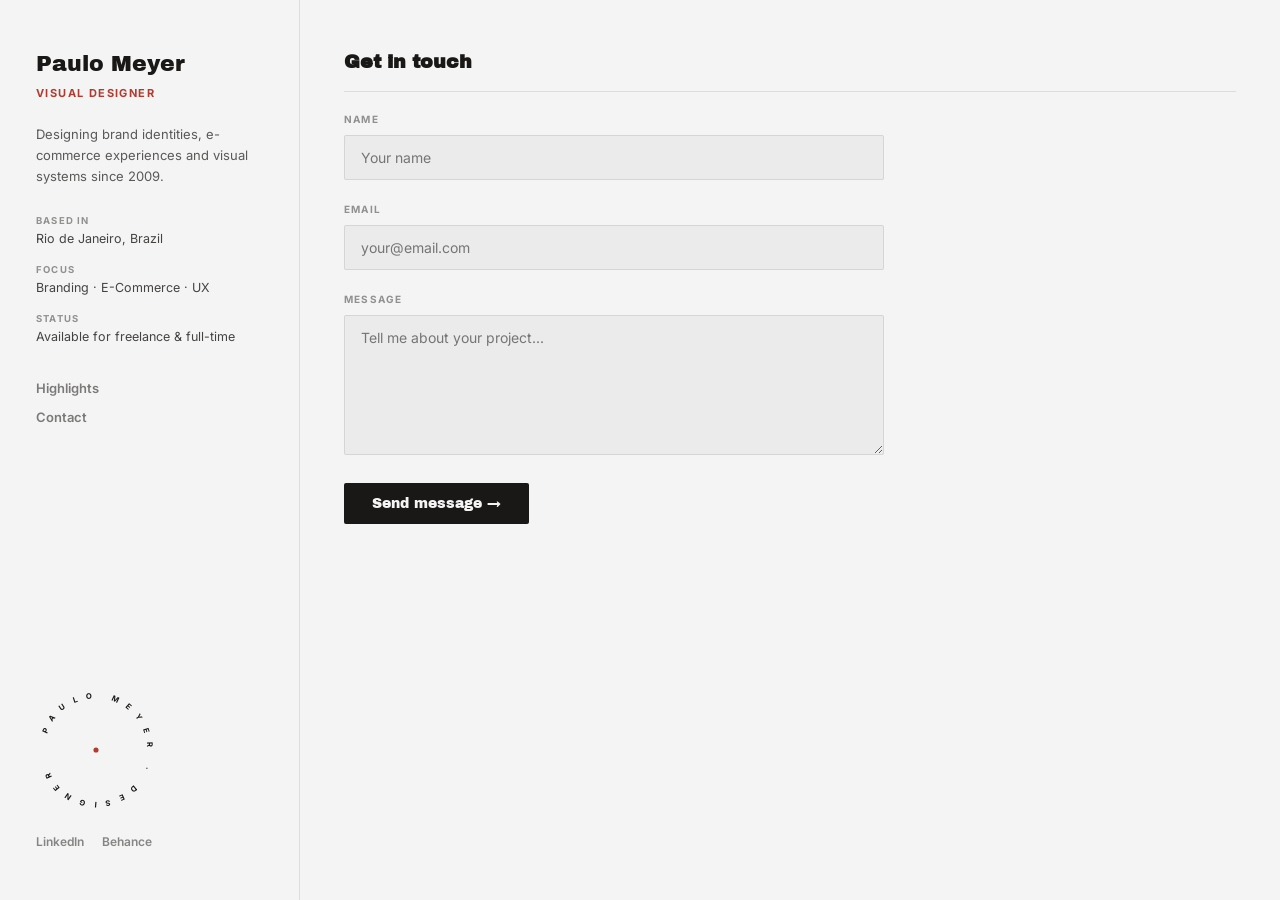
<file: contact.html>
<!DOCTYPE html>
<html lang="en">
<head>
<meta charset="UTF-8">
<meta name="viewport" content="width=device-width, initial-scale=1.0">
<title>Contact — Paulo Meyer</title>
<link rel="preconnect" href="https://fonts.googleapis.com">
<link rel="preconnect" href="https://fonts.gstatic.com" crossorigin>
<link href="https://fonts.googleapis.com/css2?family=Archivo+Black&family=Inter:wght@400;500;600;700&display=swap" rel="stylesheet">
<link rel="stylesheet" href="css/style.css">
</head>
<body>
<div class="shell">
  <aside class="sidebar">
    <div class="sb-top">
      <a href="index.html" class="site-name">Paulo Meyer</a>
      <div class="role">Visual Designer</div>
      <p class="bio">Designing brand identities, e-commerce experiences and visual systems since 2009.</p>
      <div class="sb-meta">
        <span class="k">Based in</span><span>Rio de Janeiro, Brazil</span>
        <span class="k">Focus</span><span>Branding · E-Commerce · UX</span>
        <span class="k">Status</span><span>Available for freelance &amp; full-time</span>
      </div>
      <nav class="sb-nav">
        <a href="index.html#highlights">Highlights</a>
        <!-- <a href="index.html#ux">UX Case Study</a> -->
        <a href="contact.html">Contact</a>
      </nav>
    </div>
    <div class="sb-bottom">
      <div class="stamp" aria-hidden="true">
        <svg viewBox="0 0 140 140" xmlns="http://www.w3.org/2000/svg">
          <path id="circlePath" d="M70,70 m-60,0 a60,60 0 1,1 120,0 a60,60 0 1,1 -120,0" fill="none"/>
          <text><textPath href="#circlePath" startOffset="5%">PAULO MEYER · DESIGNER ·</textPath></text>
          <circle class="dot" cx="70" cy="70" r="3"/>
        </svg>
      </div>
      <div class="socials">
        <a href="https://www.linkedin.com/in/paulo-meyer/" target="_blank" rel="noopener">LinkedIn</a>
        <a href="https://www.behance.net/pxhx" target="_blank" rel="noopener">Behance</a>
      </div>
    </div>
  </aside>
  <main>
    <section style="margin-bottom:0;">
      <div class="section-head"><h2>Get in touch</h2></div>
      <form name="contact" method="POST" data-netlify="true" netlify-honeypot="bot-field" class="contact-form">
        <input type="hidden" name="form-name" value="contact">
        <div style="display:none"><label>Skip: <input name="bot-field"></label></div>
        <div class="form-group">
          <label for="name">Name</label>
          <input type="text" id="name" name="name" required placeholder="Your name">
        </div>
        <div class="form-group">
          <label for="email">Email</label>
          <input type="email" id="email" name="email" required placeholder="your@email.com">
        </div>
        <div class="form-group">
          <label for="message">Message</label>
          <textarea id="message" name="message" rows="6" required placeholder="Tell me about your project..."></textarea>
        </div>
        <button type="submit" class="btn">Send message →</button>
      </form>
    </section>
  </main>
</div>
<script src="js/script.js"></script>
</body>
</html>
</file>
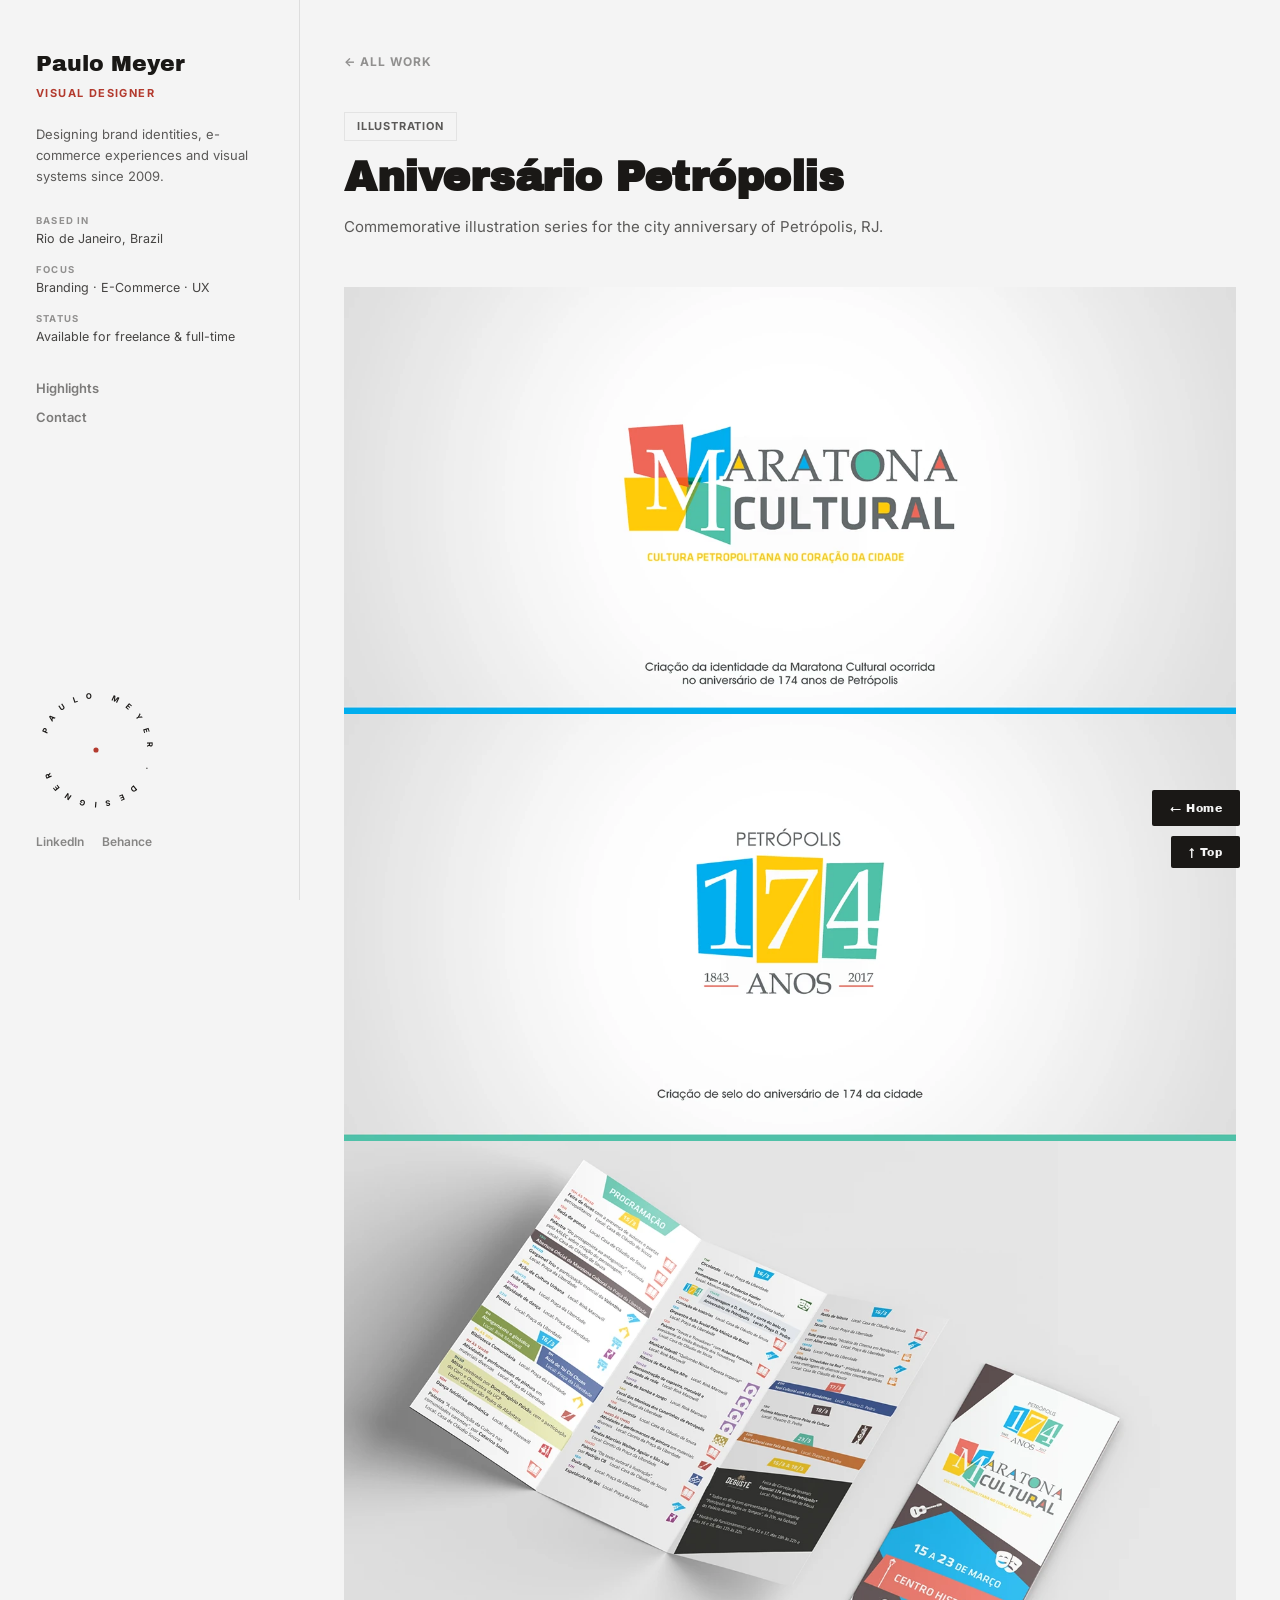
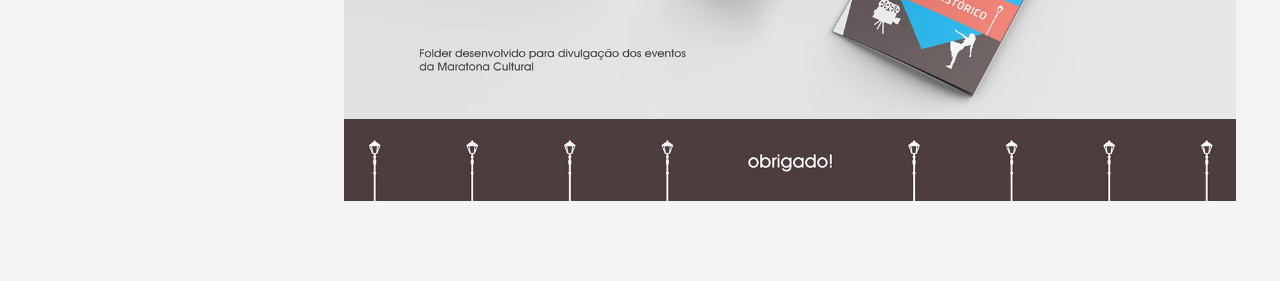
<file: projects/aniversario-petropolis.html>
<!DOCTYPE html>
<html lang="en">
<head>
<meta charset="UTF-8">
<meta name="viewport" content="width=device-width, initial-scale=1.0">
<title>Aniversário Petrópolis — Paulo Meyer</title>
<link rel="preconnect" href="https://fonts.googleapis.com">
<link rel="preconnect" href="https://fonts.gstatic.com" crossorigin>
<link href="https://fonts.googleapis.com/css2?family=Archivo+Black&family=Inter:wght@400;500;600;700&display=swap" rel="stylesheet">
<link rel="stylesheet" href="../css/style.css">
</head>
<body>
<div class="shell">
  <aside class="sidebar">
    <div class="sb-top">
      <a href="../index.html" class="site-name">Paulo Meyer</a>
      <div class="role">Visual Designer</div>
      <p class="bio">Designing brand identities, e-commerce experiences and visual systems since 2009.</p>
      <div class="sb-meta">
        <span class="k">Based in</span><span>Rio de Janeiro, Brazil</span>
        <span class="k">Focus</span><span>Branding · E-Commerce · UX</span>
        <span class="k">Status</span><span>Available for freelance &amp; full-time</span>
      </div>
      <nav class="sb-nav">
        <a href="../index.html#highlights">Highlights</a>
        <!-- <a href="../index.html#ux">UX Case Study</a> -->
        <a href="../contact.html">Contact</a>
      </nav>
    </div>
    <div class="sb-bottom">
      <div class="stamp" aria-hidden="true">
        <svg viewBox="0 0 140 140" xmlns="http://www.w3.org/2000/svg">
          <path id="circlePath" d="M70,70 m-60,0 a60,60 0 1,1 120,0 a60,60 0 1,1 -120,0" fill="none"/>
          <text><textPath href="#circlePath" startOffset="5%">PAULO MEYER · DESIGNER ·</textPath></text>
          <circle class="dot" cx="70" cy="70" r="3"/>
        </svg>
      </div>
      <div class="socials">
        <a href="https://www.linkedin.com/in/paulo-meyer/" target="_blank" rel="noopener">LinkedIn</a>
        <a href="https://www.behance.net/pxhx" target="_blank" rel="noopener">Behance</a>
      </div>
    </div>
  </aside>
  <main>
    <div class="project-back"><a href="../index.html">← All work</a></div>
    <section class="project-header">
      <div class="project-tags"><span>Illustration</span></div>
      <h1>Aniversário Petrópolis</h1>
      <p class="desc">Commemorative illustration series for the city anniversary of Petrópolis, RJ.</p>
    </section>
    <section style="margin-bottom:0;">
      <div class="project-gallery">
        <img src="../images/aniversario-petropolis/aniversario-petropolis-1.webp" alt="Aniversário Petrópolis" loading="lazy">
        <img src="../images/aniversario-petropolis/aniversario-petropolis-2.webp" alt="Aniversário Petrópolis" loading="lazy">
        <img src="../images/aniversario-petropolis/aniversario-petropolis-3.webp" alt="Aniversário Petrópolis" loading="lazy">
        <img src="../images/aniversario-petropolis/aniversario-petropolis-4.webp" alt="Aniversário Petrópolis" loading="lazy">
      </div>
    </section>
  </main>
</div>

<div class="btn-fixed-wrap">
  <a class="btn-fixed" href="../index.html">← Home</a>
  <button class="btn-fixed" onclick="window.scrollTo({top:0,behavior:'smooth'})">↑ Top</button>
</div>

<script src="../js/script.js"></script>
</body>
</html>
</file>
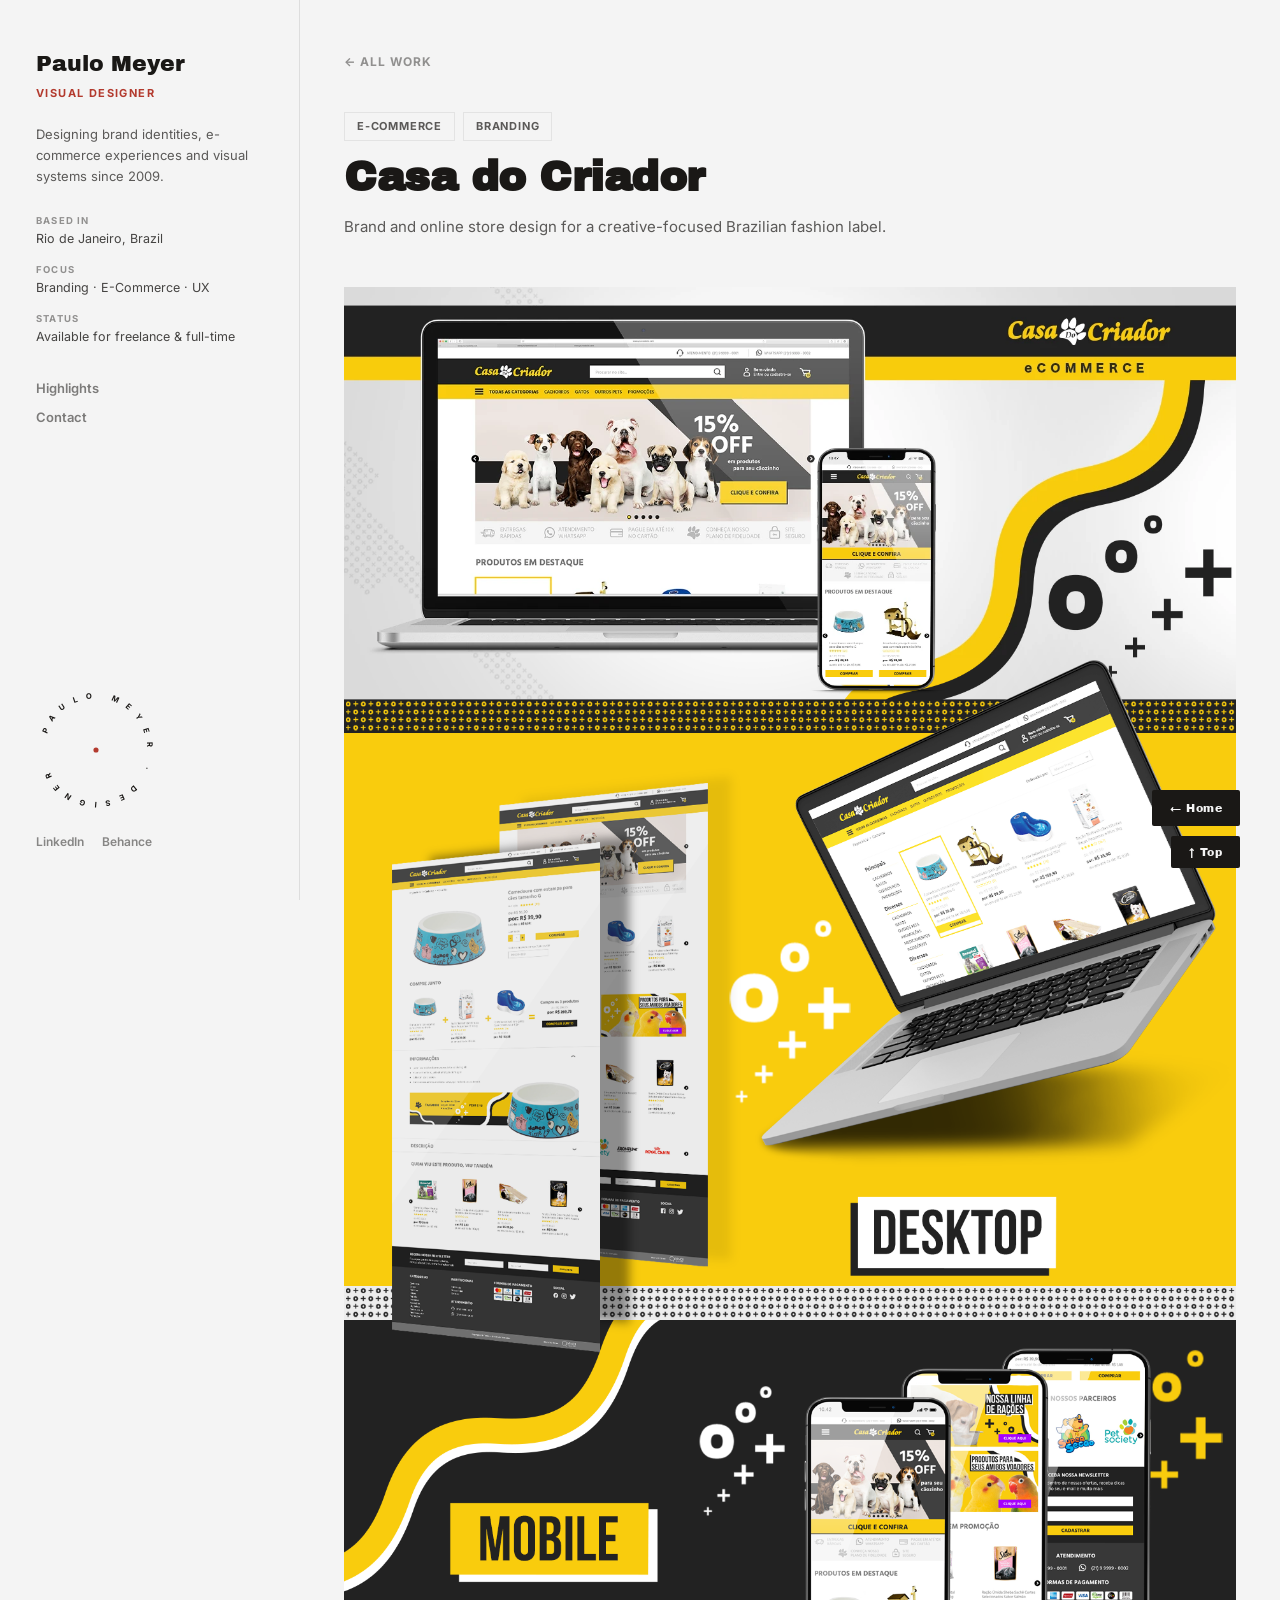
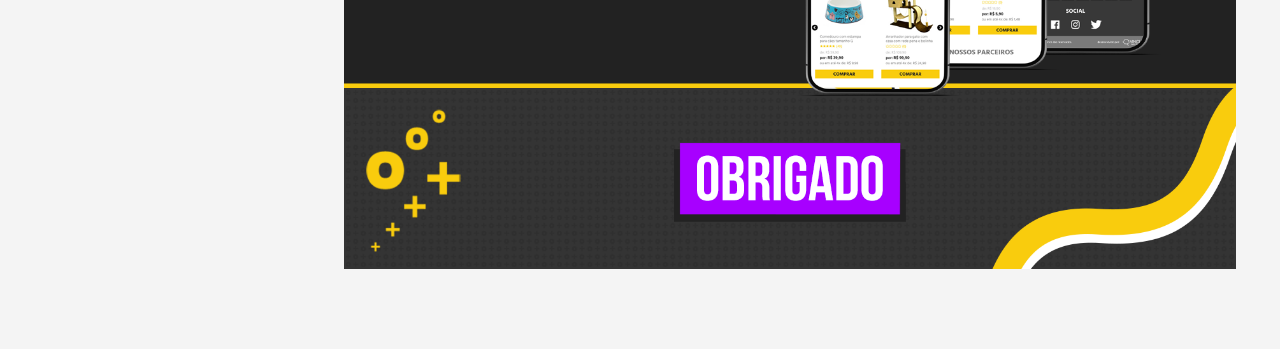
<file: projects/casa-do-criador.html>
<!DOCTYPE html>
<html lang="en">
<head>
<meta charset="UTF-8">
<meta name="viewport" content="width=device-width, initial-scale=1.0">
<title>Casa do Criador — Paulo Meyer</title>
<link rel="preconnect" href="https://fonts.googleapis.com">
<link rel="preconnect" href="https://fonts.gstatic.com" crossorigin>
<link href="https://fonts.googleapis.com/css2?family=Archivo+Black&family=Inter:wght@400;500;600;700&display=swap" rel="stylesheet">
<link rel="stylesheet" href="../css/style.css">
</head>
<body>
<div class="shell">
  <aside class="sidebar">
    <div class="sb-top">
      <a href="../index.html" class="site-name">Paulo Meyer</a>
      <div class="role">Visual Designer</div>
      <p class="bio">Designing brand identities, e-commerce experiences and visual systems since 2009.</p>
      <div class="sb-meta">
        <span class="k">Based in</span><span>Rio de Janeiro, Brazil</span>
        <span class="k">Focus</span><span>Branding · E-Commerce · UX</span>
        <span class="k">Status</span><span>Available for freelance &amp; full-time</span>
      </div>
      <nav class="sb-nav">
        <a href="../index.html#highlights">Highlights</a>
        <!-- <a href="../index.html#ux">UX Case Study</a> -->
        <a href="../contact.html">Contact</a>
      </nav>
    </div>
    <div class="sb-bottom">
      <div class="stamp" aria-hidden="true">
        <svg viewBox="0 0 140 140" xmlns="http://www.w3.org/2000/svg">
          <path id="circlePath" d="M70,70 m-60,0 a60,60 0 1,1 120,0 a60,60 0 1,1 -120,0" fill="none"/>
          <text><textPath href="#circlePath" startOffset="5%">PAULO MEYER · DESIGNER ·</textPath></text>
          <circle class="dot" cx="70" cy="70" r="3"/>
        </svg>
      </div>
      <div class="socials">
        <a href="https://www.linkedin.com/in/paulo-meyer/" target="_blank" rel="noopener">LinkedIn</a>
        <a href="https://www.behance.net/pxhx" target="_blank" rel="noopener">Behance</a>
      </div>
    </div>
  </aside>
  <main>
    <div class="project-back"><a href="../index.html">← All work</a></div>
    <section class="project-header">
      <div class="project-tags"><span>E-Commerce</span> <span>Branding</span></div>
      <h1>Casa do Criador</h1>
      <p class="desc">Brand and online store design for a creative-focused Brazilian fashion label.</p>
    </section>
    <section style="margin-bottom:0;">
      <div class="project-gallery">
        <img src="../images/casa-do-criador/cdc-1.webp" alt="Casa do Criador" loading="lazy">
        <img src="../images/casa-do-criador/cdc-2.png" alt="Casa do Criador" loading="lazy">
        <img src="../images/casa-do-criador/cdc-3.png" alt="Casa do Criador" loading="lazy">
        <img src="../images/casa-do-criador/cdc-4.png" alt="Casa do Criador" loading="lazy">
      </div>
    </section>
  </main>
</div>

<div class="btn-fixed-wrap">
  <a class="btn-fixed" href="../index.html">← Home</a>
  <button class="btn-fixed" onclick="window.scrollTo({top:0,behavior:'smooth'})">↑ Top</button>
</div>

<script src="../js/script.js"></script>
</body>
</html>
</file>
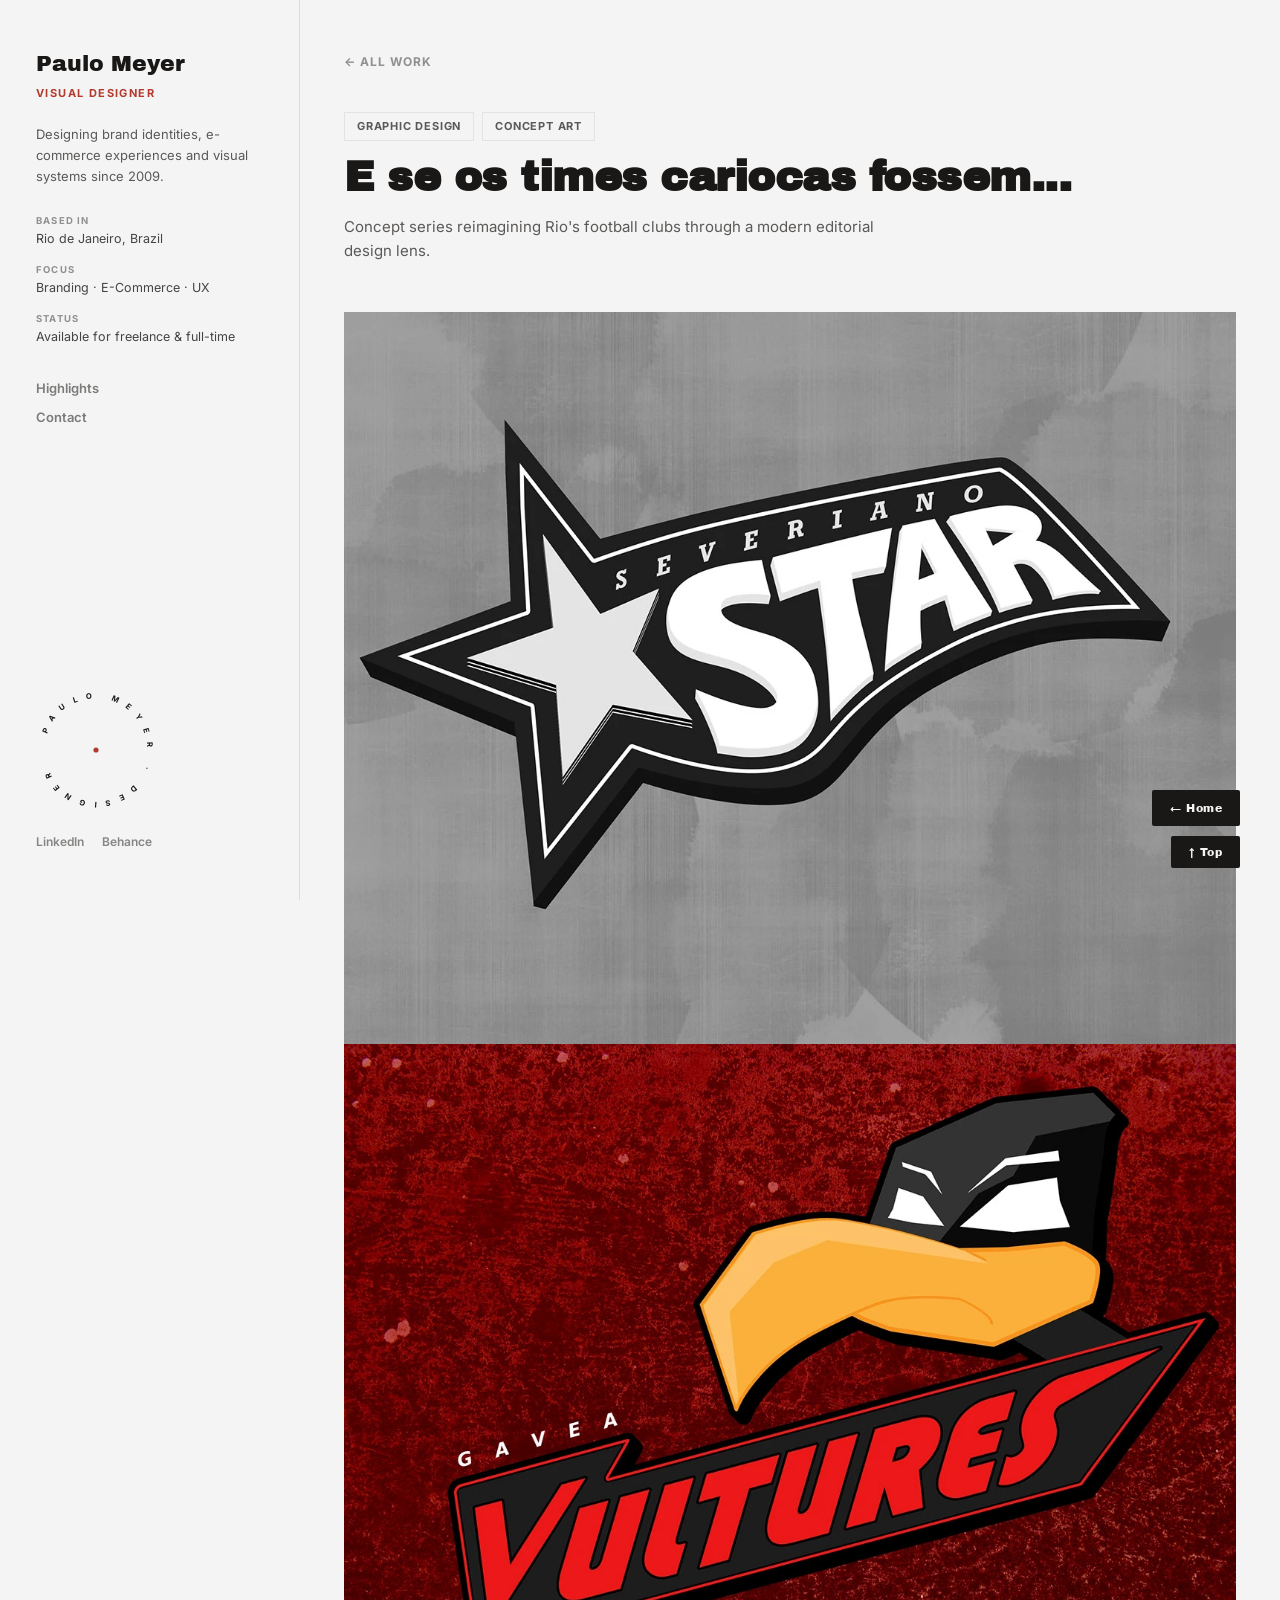
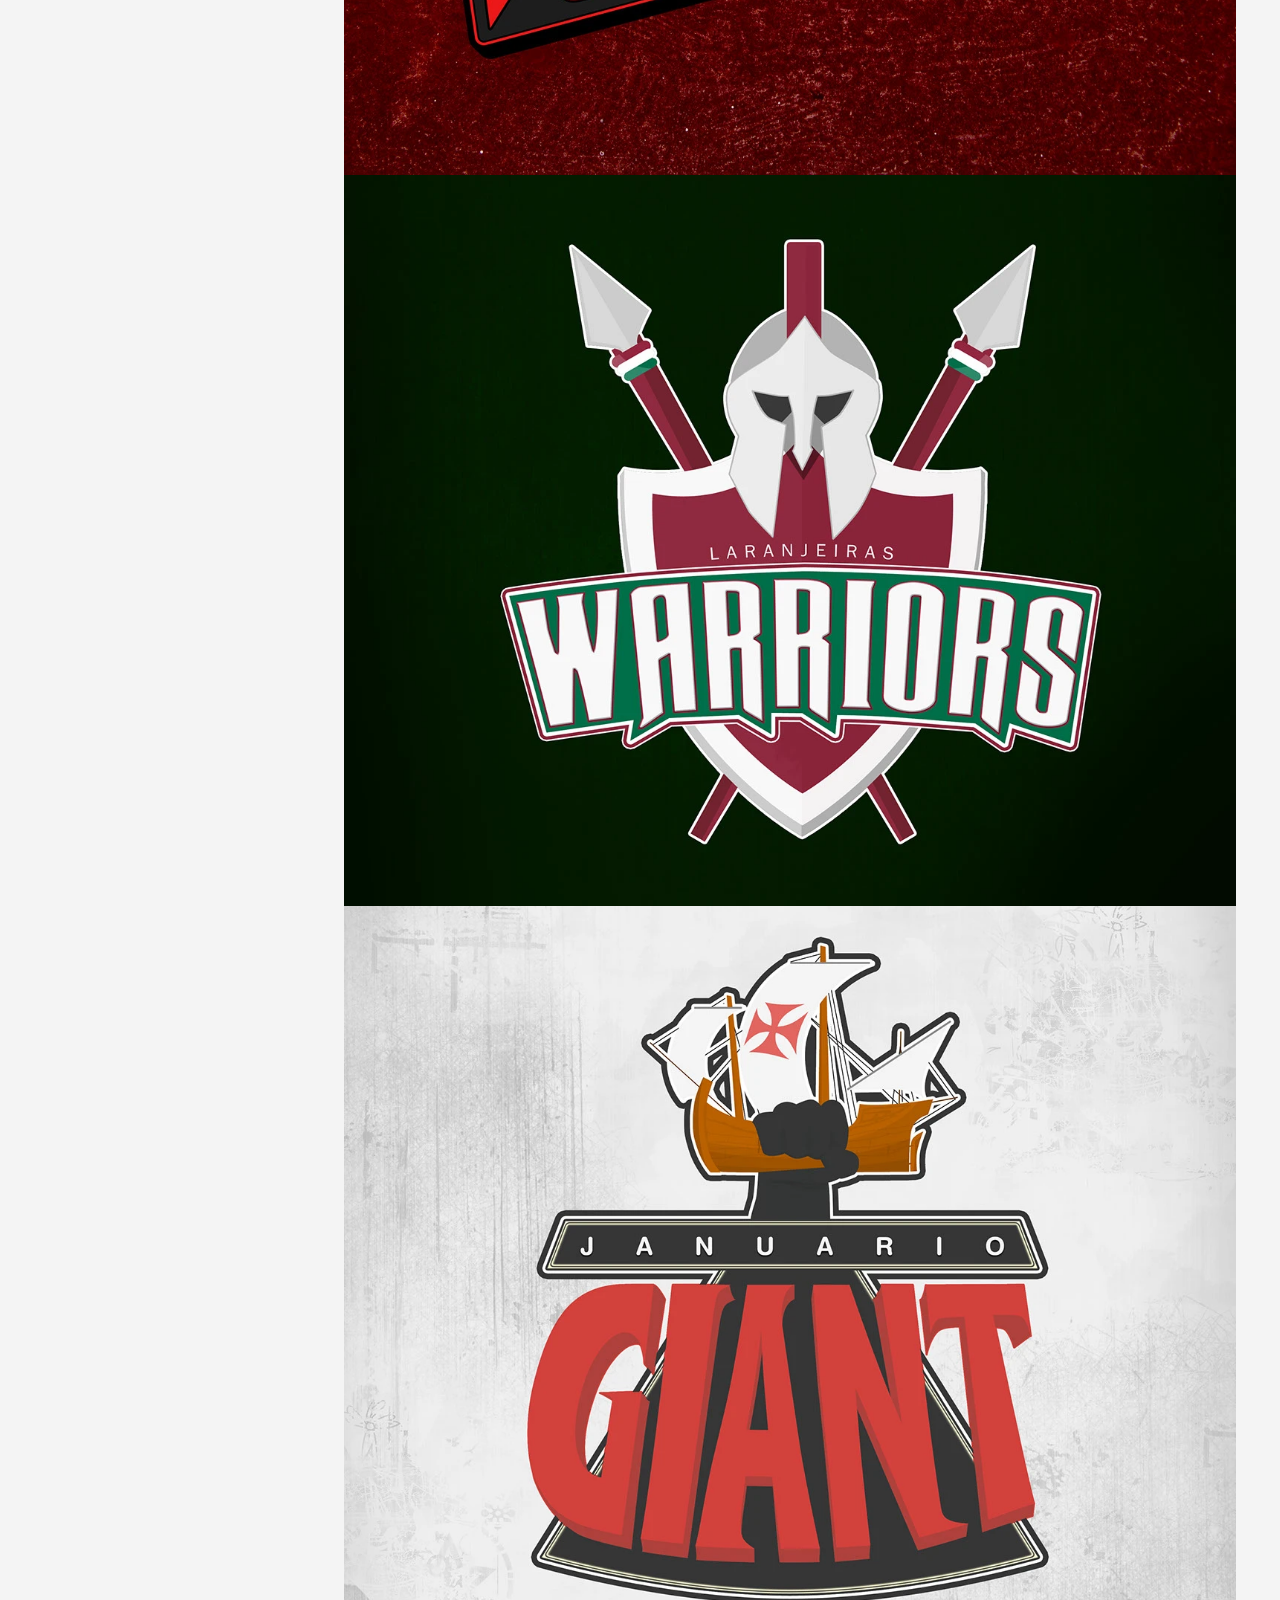
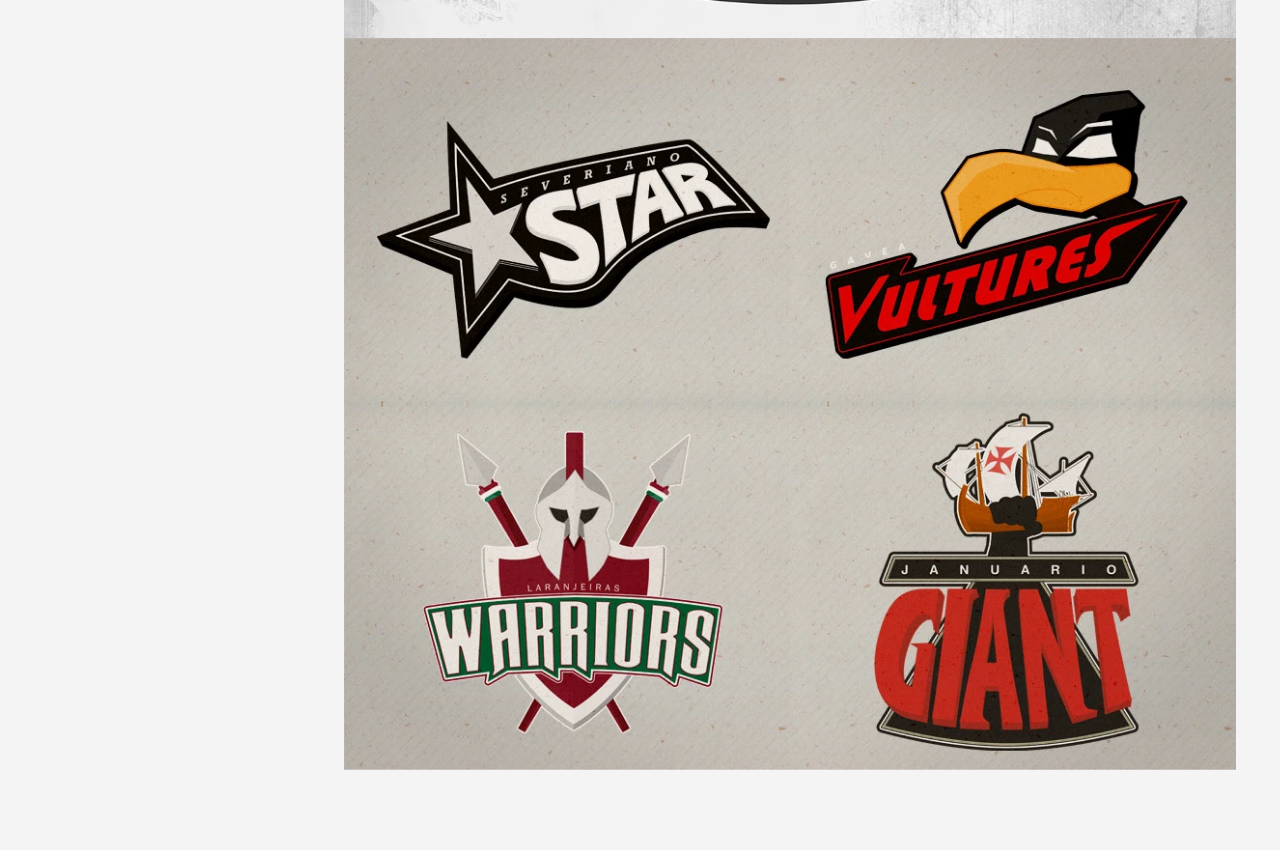
<file: projects/e-se-times-cariocas.html>
<!DOCTYPE html>
<html lang="en">
<head>
<meta charset="UTF-8">
<meta name="viewport" content="width=device-width, initial-scale=1.0">
<title>E se os times cariocas fossem... — Paulo Meyer</title>
<link rel="preconnect" href="https://fonts.googleapis.com">
<link rel="preconnect" href="https://fonts.gstatic.com" crossorigin>
<link href="https://fonts.googleapis.com/css2?family=Archivo+Black&family=Inter:wght@400;500;600;700&display=swap" rel="stylesheet">
<link rel="stylesheet" href="../css/style.css">
</head>
<body>
<div class="shell">
  <aside class="sidebar">
    <div class="sb-top">
      <a href="../index.html" class="site-name">Paulo Meyer</a>
      <div class="role">Visual Designer</div>
      <p class="bio">Designing brand identities, e-commerce experiences and visual systems since 2009.</p>
      <div class="sb-meta">
        <span class="k">Based in</span><span>Rio de Janeiro, Brazil</span>
        <span class="k">Focus</span><span>Branding · E-Commerce · UX</span>
        <span class="k">Status</span><span>Available for freelance &amp; full-time</span>
      </div>
      <nav class="sb-nav">
        <a href="../index.html#highlights">Highlights</a>
        <!-- <a href="../index.html#ux">UX Case Study</a> -->
        <a href="../contact.html">Contact</a>
      </nav>
    </div>
    <div class="sb-bottom">
      <div class="stamp" aria-hidden="true">
        <svg viewBox="0 0 140 140" xmlns="http://www.w3.org/2000/svg">
          <path id="circlePath" d="M70,70 m-60,0 a60,60 0 1,1 120,0 a60,60 0 1,1 -120,0" fill="none"/>
          <text><textPath href="#circlePath" startOffset="5%">PAULO MEYER · DESIGNER ·</textPath></text>
          <circle class="dot" cx="70" cy="70" r="3"/>
        </svg>
      </div>
      <div class="socials">
        <a href="https://www.linkedin.com/in/paulo-meyer/" target="_blank" rel="noopener">LinkedIn</a>
        <a href="https://www.behance.net/pxhx" target="_blank" rel="noopener">Behance</a>
      </div>
    </div>
  </aside>
  <main>
    <div class="project-back"><a href="../index.html">← All work</a></div>
    <section class="project-header">
      <div class="project-tags"><span>Graphic Design</span> <span>Concept Art</span></div>
      <h1>E se os times cariocas fossem...</h1>
      <p class="desc">Concept series reimagining Rio's football clubs through a modern editorial design lens.</p>
    </section>
    <section style="margin-bottom:0;">
      <div class="project-gallery">
        <img src="../images/e-se-times-cariocas/times-cariocas-1.webp" alt="E se os times cariocas fossem..." loading="lazy">
        <img src="../images/e-se-times-cariocas/times-cariocas-2.webp" alt="E se os times cariocas fossem..." loading="lazy">
        <img src="../images/e-se-times-cariocas/times-cariocas-3.webp" alt="E se os times cariocas fossem..." loading="lazy">
        <img src="../images/e-se-times-cariocas/times-cariocas-4.webp" alt="E se os times cariocas fossem..." loading="lazy">
        <img src="../images/e-se-times-cariocas/times-cariocas-5.webp" alt="E se os times cariocas fossem..." loading="lazy">
      </div>
    </section>
  </main>
</div>

<div class="btn-fixed-wrap">
  <a class="btn-fixed" href="../index.html">← Home</a>
  <button class="btn-fixed" onclick="window.scrollTo({top:0,behavior:'smooth'})">↑ Top</button>
</div>

<script src="../js/script.js"></script>
</body>
</html>
</file>
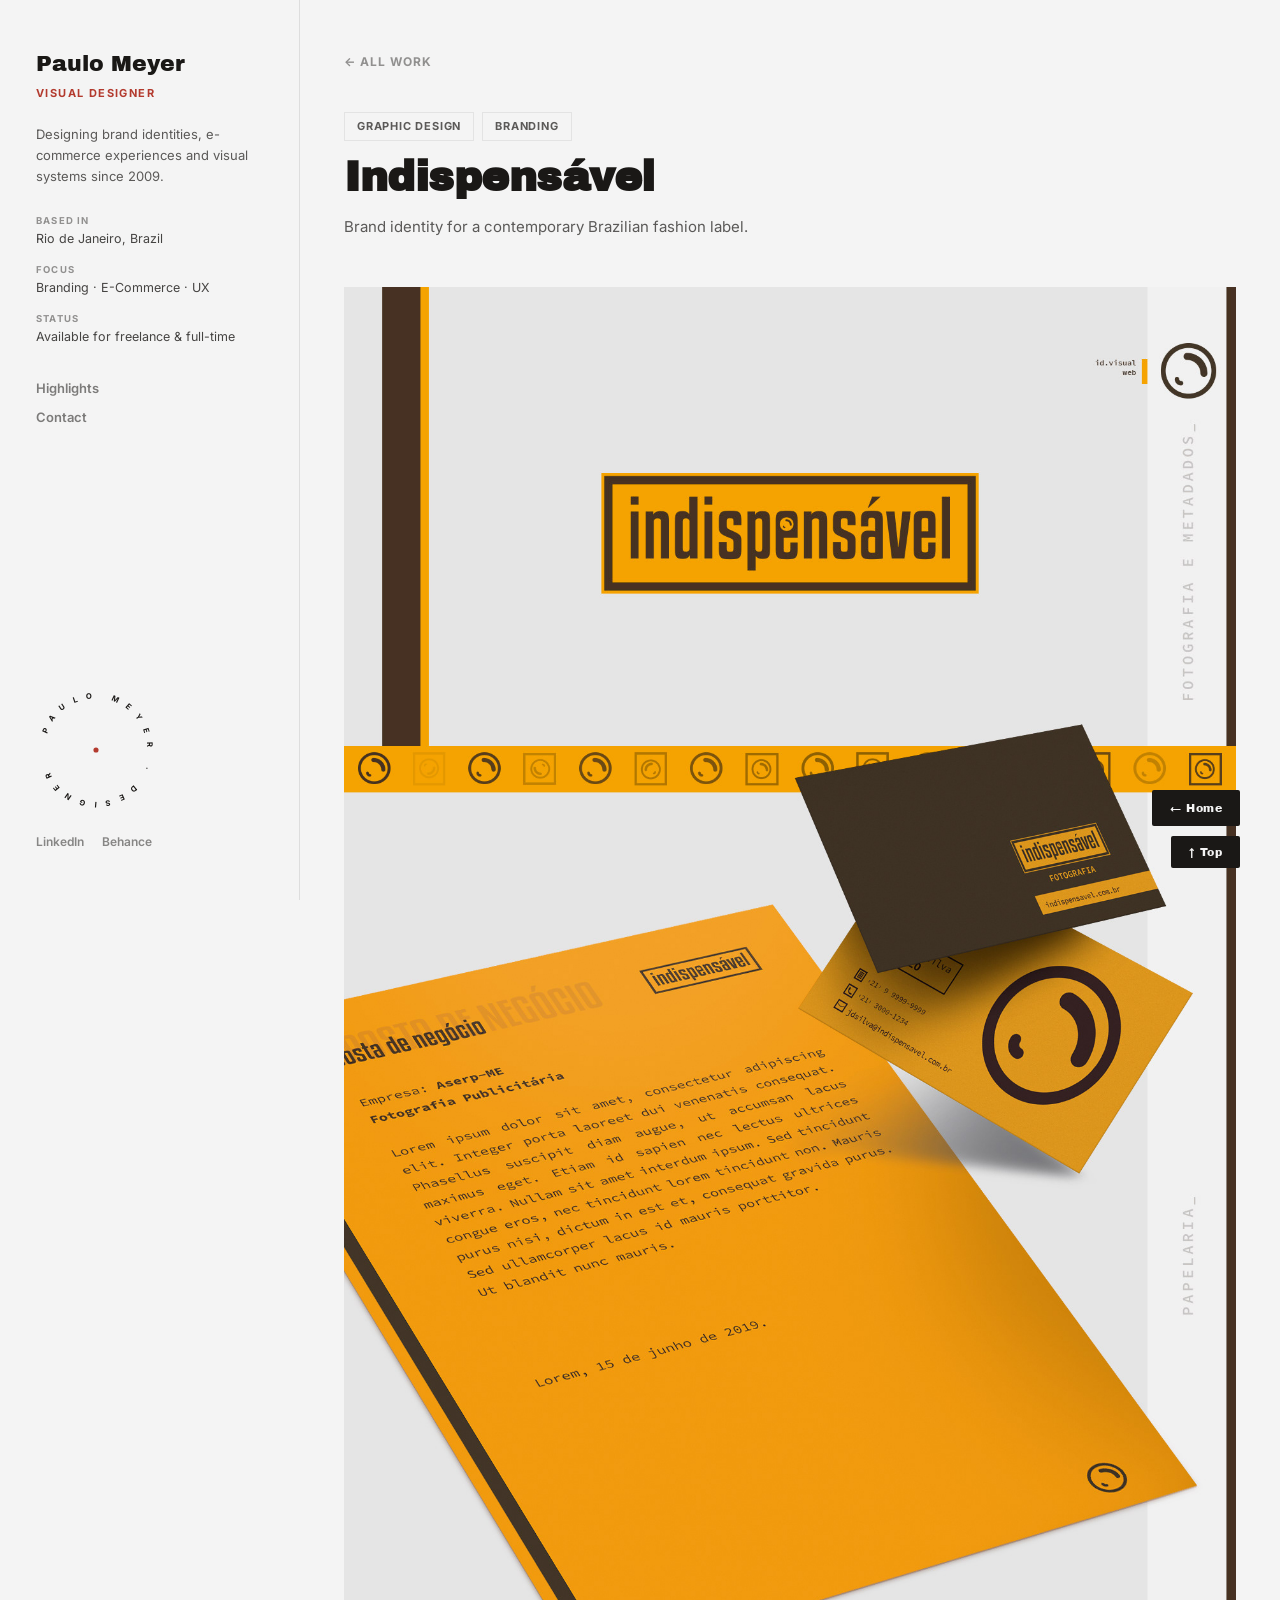
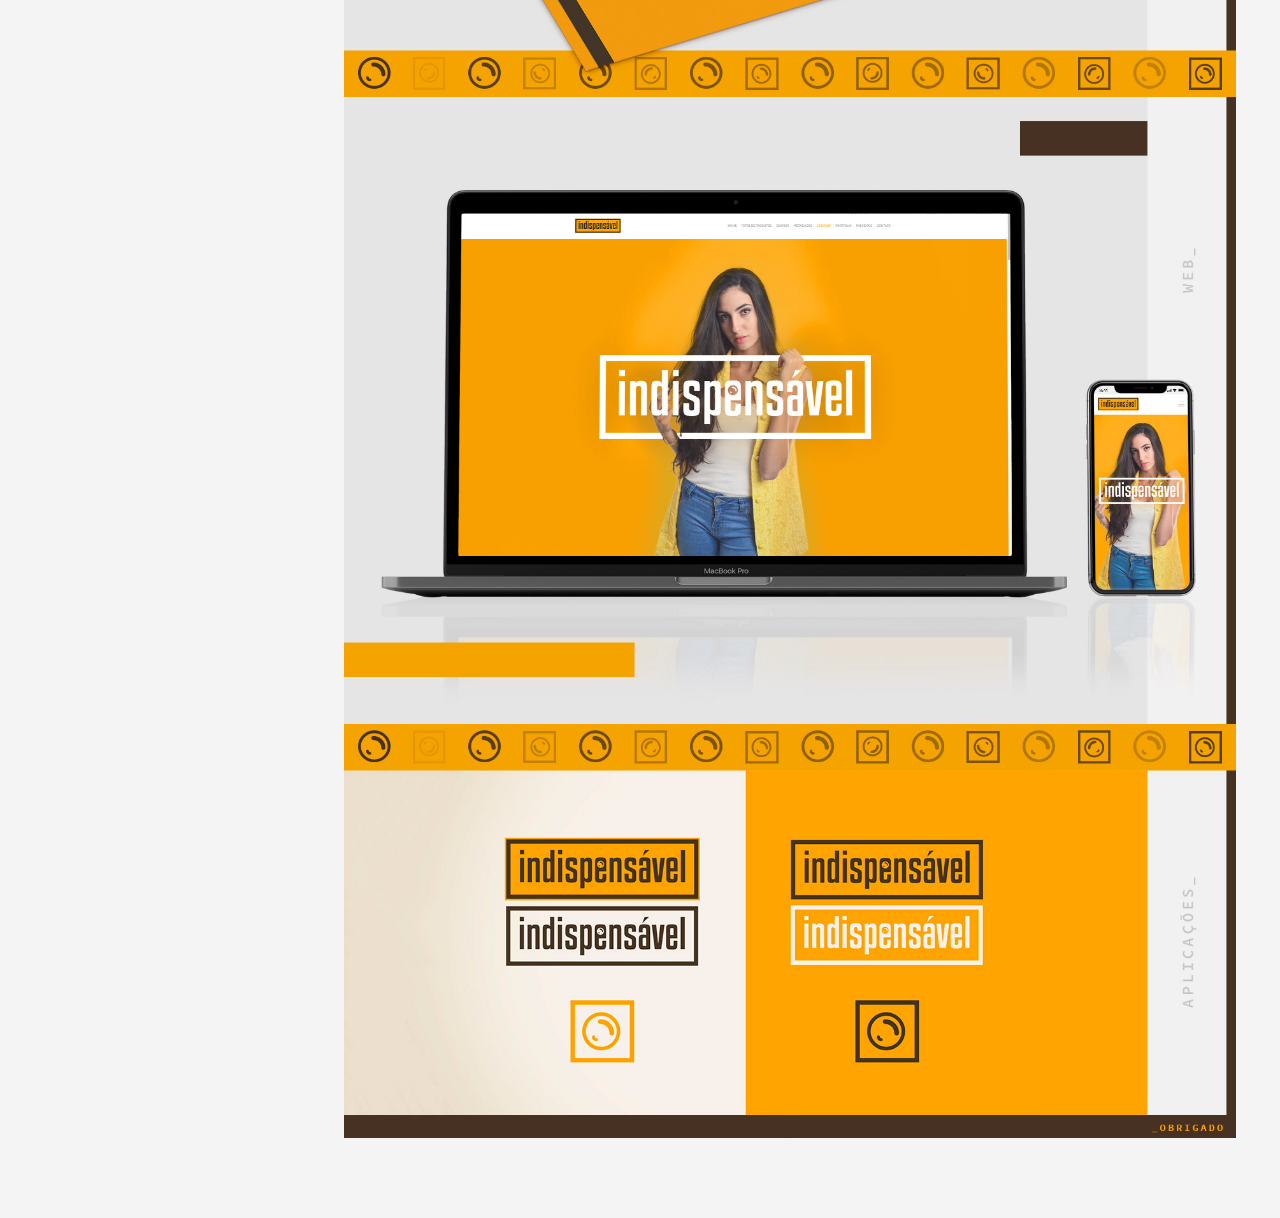
<file: projects/indispensavel.html>
<!DOCTYPE html>
<html lang="en">
<head>
<meta charset="UTF-8">
<meta name="viewport" content="width=device-width, initial-scale=1.0">
<title>Indispensável — Paulo Meyer</title>
<link rel="preconnect" href="https://fonts.googleapis.com">
<link rel="preconnect" href="https://fonts.gstatic.com" crossorigin>
<link href="https://fonts.googleapis.com/css2?family=Archivo+Black&family=Inter:wght@400;500;600;700&display=swap" rel="stylesheet">
<link rel="stylesheet" href="../css/style.css">
</head>
<body>
<div class="shell">
  <aside class="sidebar">
    <div class="sb-top">
      <a href="../index.html" class="site-name">Paulo Meyer</a>
      <div class="role">Visual Designer</div>
      <p class="bio">Designing brand identities, e-commerce experiences and visual systems since 2009.</p>
      <div class="sb-meta">
        <span class="k">Based in</span><span>Rio de Janeiro, Brazil</span>
        <span class="k">Focus</span><span>Branding · E-Commerce · UX</span>
        <span class="k">Status</span><span>Available for freelance &amp; full-time</span>
      </div>
      <nav class="sb-nav">
        <a href="../index.html#highlights">Highlights</a>
        <!-- <a href="../index.html#ux">UX Case Study</a> -->
        <a href="../contact.html">Contact</a>
      </nav>
    </div>
    <div class="sb-bottom">
      <div class="stamp" aria-hidden="true">
        <svg viewBox="0 0 140 140" xmlns="http://www.w3.org/2000/svg">
          <path id="circlePath" d="M70,70 m-60,0 a60,60 0 1,1 120,0 a60,60 0 1,1 -120,0" fill="none"/>
          <text><textPath href="#circlePath" startOffset="5%">PAULO MEYER · DESIGNER ·</textPath></text>
          <circle class="dot" cx="70" cy="70" r="3"/>
        </svg>
      </div>
      <div class="socials">
        <a href="https://www.linkedin.com/in/paulo-meyer/" target="_blank" rel="noopener">LinkedIn</a>
        <a href="https://www.behance.net/pxhx" target="_blank" rel="noopener">Behance</a>
      </div>
    </div>
  </aside>
  <main>
    <div class="project-back"><a href="../index.html">← All work</a></div>
    <section class="project-header">
      <div class="project-tags"><span>Graphic Design</span> <span>Branding</span></div>
      <h1>Indispensável</h1>
      <p class="desc">Brand identity for a contemporary Brazilian fashion label.</p>
    </section>
    <section style="margin-bottom:0;">
      <div class="project-gallery">
        <img src="../images/indispensavel/indispensavel-1.jpg" alt="Indispensável" loading="lazy">
        <img src="../images/indispensavel/indispensavel-2.jpg" alt="Indispensável" loading="lazy">
        <img src="../images/indispensavel/indispensavel-3.jpg" alt="Indispensável" loading="lazy">
        <img src="../images/indispensavel/indispensavel-4.jpg" alt="Indispensável" loading="lazy">
      </div>
    </section>
  </main>
</div>

<div class="btn-fixed-wrap">
  <a class="btn-fixed" href="../index.html">← Home</a>
  <button class="btn-fixed" onclick="window.scrollTo({top:0,behavior:'smooth'})">↑ Top</button>
</div>

<script src="../js/script.js"></script>
</body>
</html>
</file>
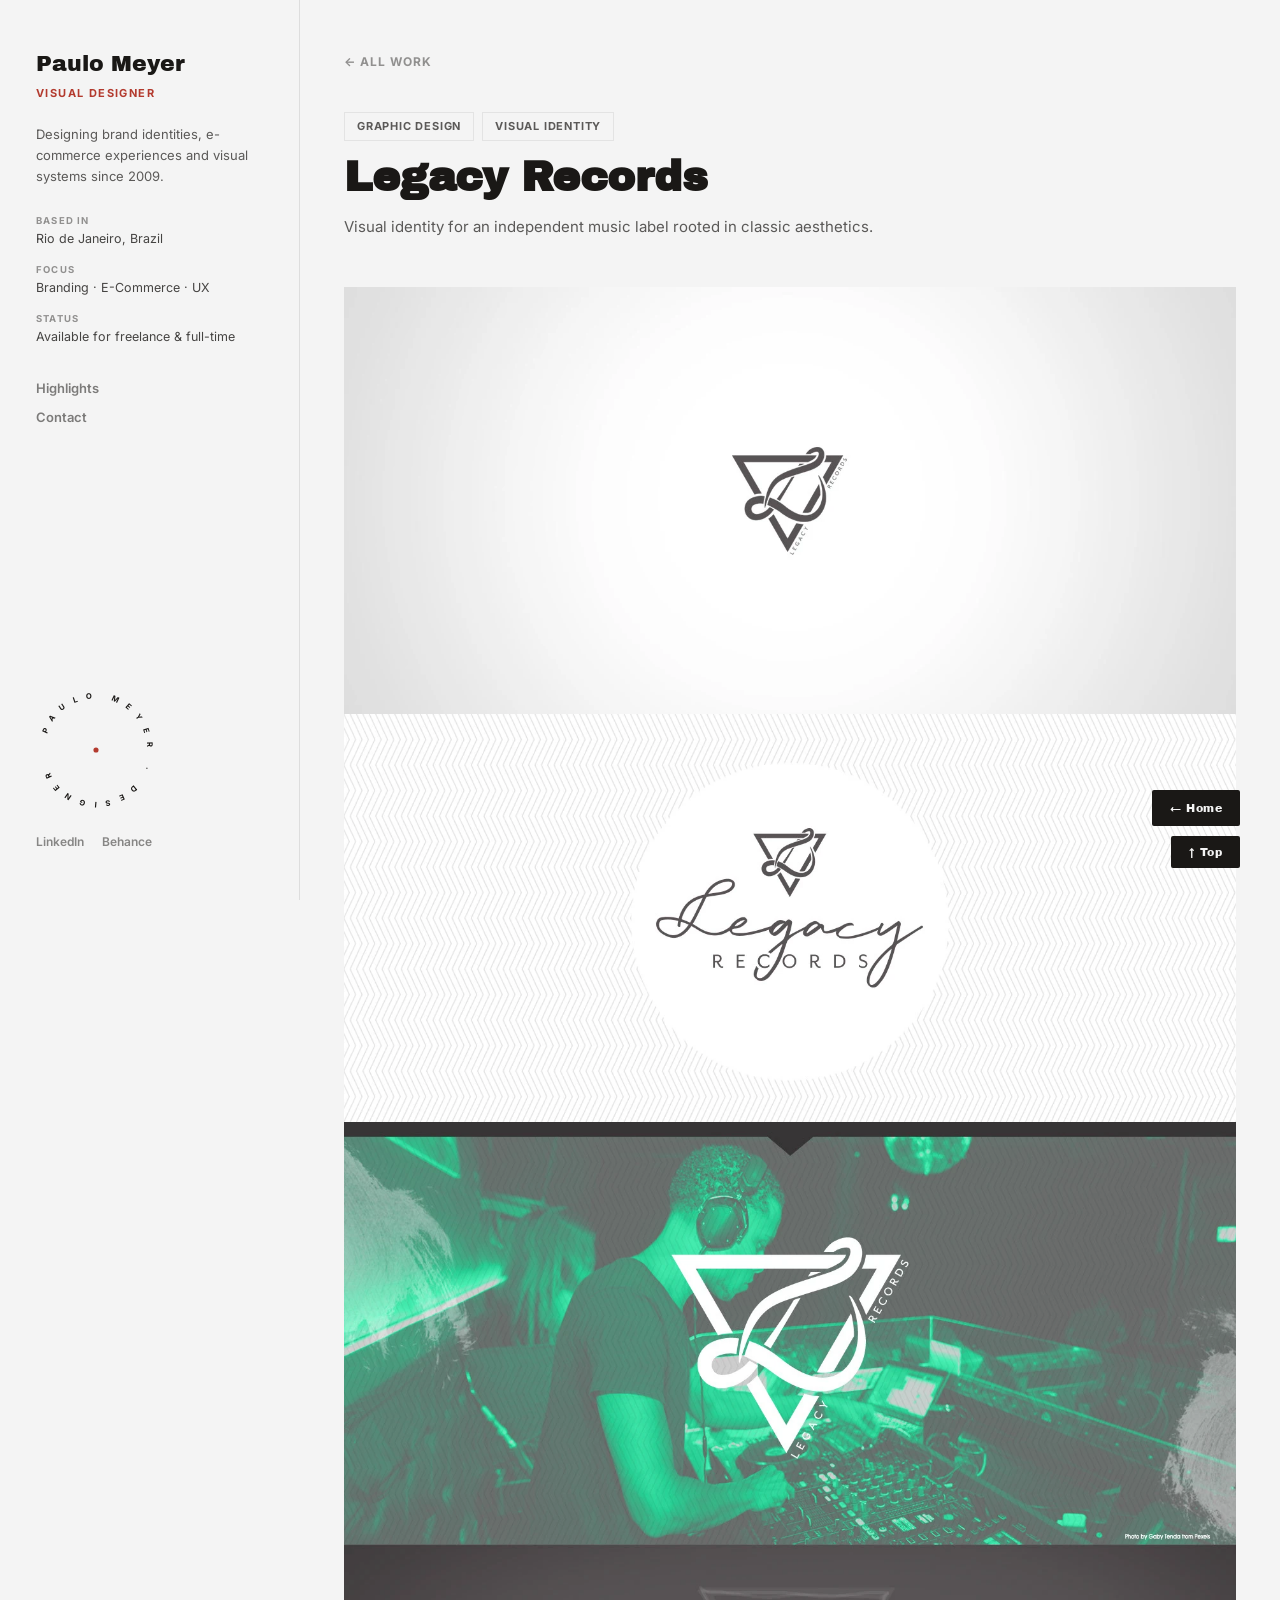
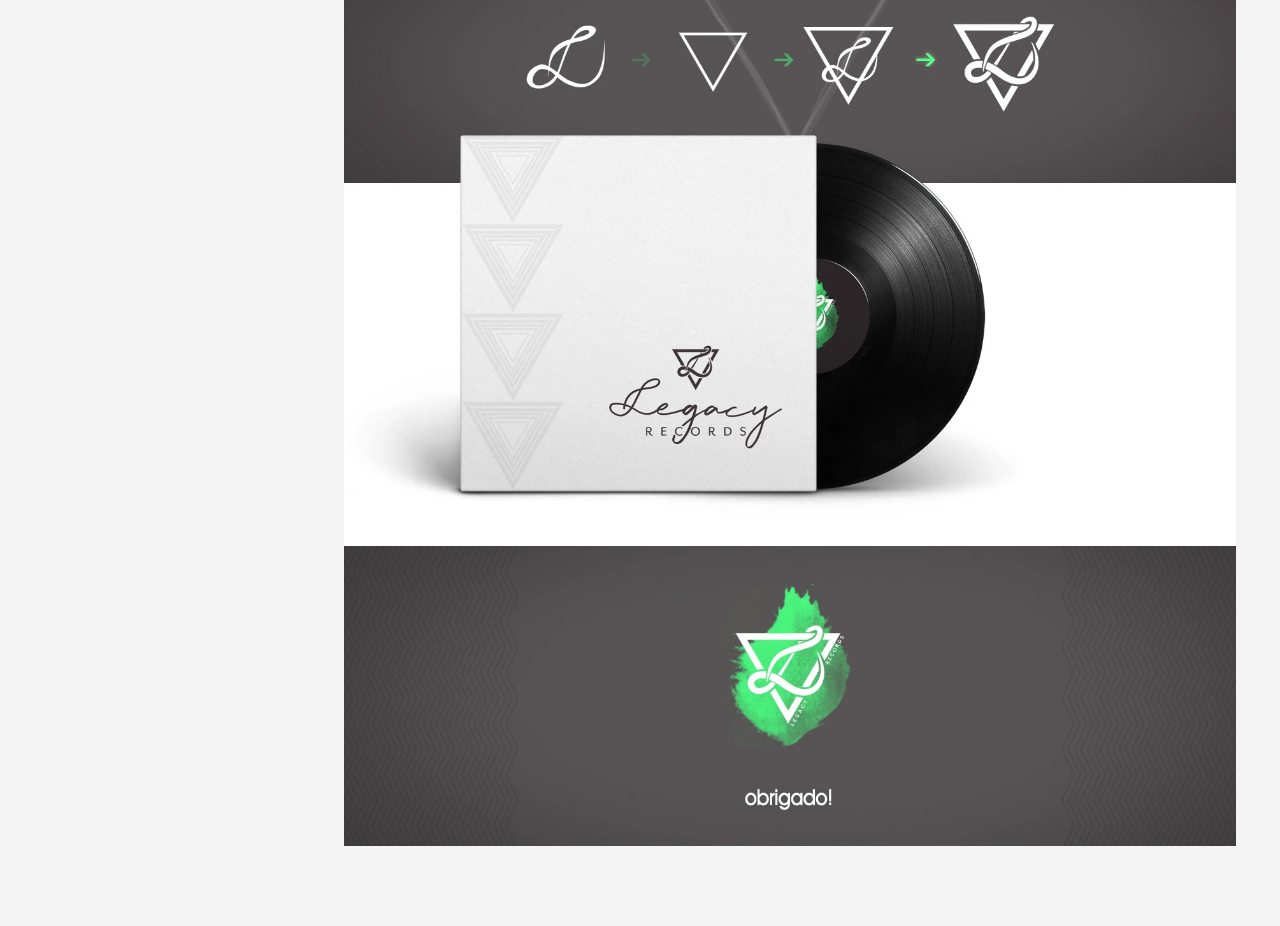
<file: projects/legacy-records.html>
<!DOCTYPE html>
<html lang="en">
<head>
<meta charset="UTF-8">
<meta name="viewport" content="width=device-width, initial-scale=1.0">
<title>Legacy Records — Paulo Meyer</title>
<link rel="preconnect" href="https://fonts.googleapis.com">
<link rel="preconnect" href="https://fonts.gstatic.com" crossorigin>
<link href="https://fonts.googleapis.com/css2?family=Archivo+Black&family=Inter:wght@400;500;600;700&display=swap" rel="stylesheet">
<link rel="stylesheet" href="../css/style.css">
</head>
<body>
<div class="shell">
  <aside class="sidebar">
    <div class="sb-top">
      <a href="../index.html" class="site-name">Paulo Meyer</a>
      <div class="role">Visual Designer</div>
      <p class="bio">Designing brand identities, e-commerce experiences and visual systems since 2009.</p>
      <div class="sb-meta">
        <span class="k">Based in</span><span>Rio de Janeiro, Brazil</span>
        <span class="k">Focus</span><span>Branding · E-Commerce · UX</span>
        <span class="k">Status</span><span>Available for freelance &amp; full-time</span>
      </div>
      <nav class="sb-nav">
        <a href="../index.html#highlights">Highlights</a>
        <!-- <a href="../index.html#ux">UX Case Study</a> -->
        <a href="../contact.html">Contact</a>
      </nav>
    </div>
    <div class="sb-bottom">
      <div class="stamp" aria-hidden="true">
        <svg viewBox="0 0 140 140" xmlns="http://www.w3.org/2000/svg">
          <path id="circlePath" d="M70,70 m-60,0 a60,60 0 1,1 120,0 a60,60 0 1,1 -120,0" fill="none"/>
          <text><textPath href="#circlePath" startOffset="5%">PAULO MEYER · DESIGNER ·</textPath></text>
          <circle class="dot" cx="70" cy="70" r="3"/>
        </svg>
      </div>
      <div class="socials">
        <a href="https://www.linkedin.com/in/paulo-meyer/" target="_blank" rel="noopener">LinkedIn</a>
        <a href="https://www.behance.net/pxhx" target="_blank" rel="noopener">Behance</a>
      </div>
    </div>
  </aside>
  <main>
    <div class="project-back"><a href="../index.html">← All work</a></div>
    <section class="project-header">
      <div class="project-tags"><span>Graphic Design</span> <span>Visual Identity</span></div>
      <h1>Legacy Records</h1>
      <p class="desc">Visual identity for an independent music label rooted in classic aesthetics.</p>
    </section>
    <section style="margin-bottom:0;">
      <div class="project-gallery">
        <img src="../images/legacy-records/legacy-1.webp" alt="Legacy Records" loading="lazy">
        <img src="../images/legacy-records/legacy-2.webp" alt="Legacy Records" loading="lazy">
        <img src="../images/legacy-records/legacy-3.webp" alt="Legacy Records" loading="lazy">
        <img src="../images/legacy-records/legacy-4.webp" alt="Legacy Records" loading="lazy">
        <img src="../images/legacy-records/legacy-5.webp" alt="Legacy Records" loading="lazy">
      </div>
    </section>
  </main>
</div>

<div class="btn-fixed-wrap">
  <a class="btn-fixed" href="../index.html">← Home</a>
  <button class="btn-fixed" onclick="window.scrollTo({top:0,behavior:'smooth'})">↑ Top</button>
</div>

<script src="../js/script.js"></script>
</body>
</html>
</file>
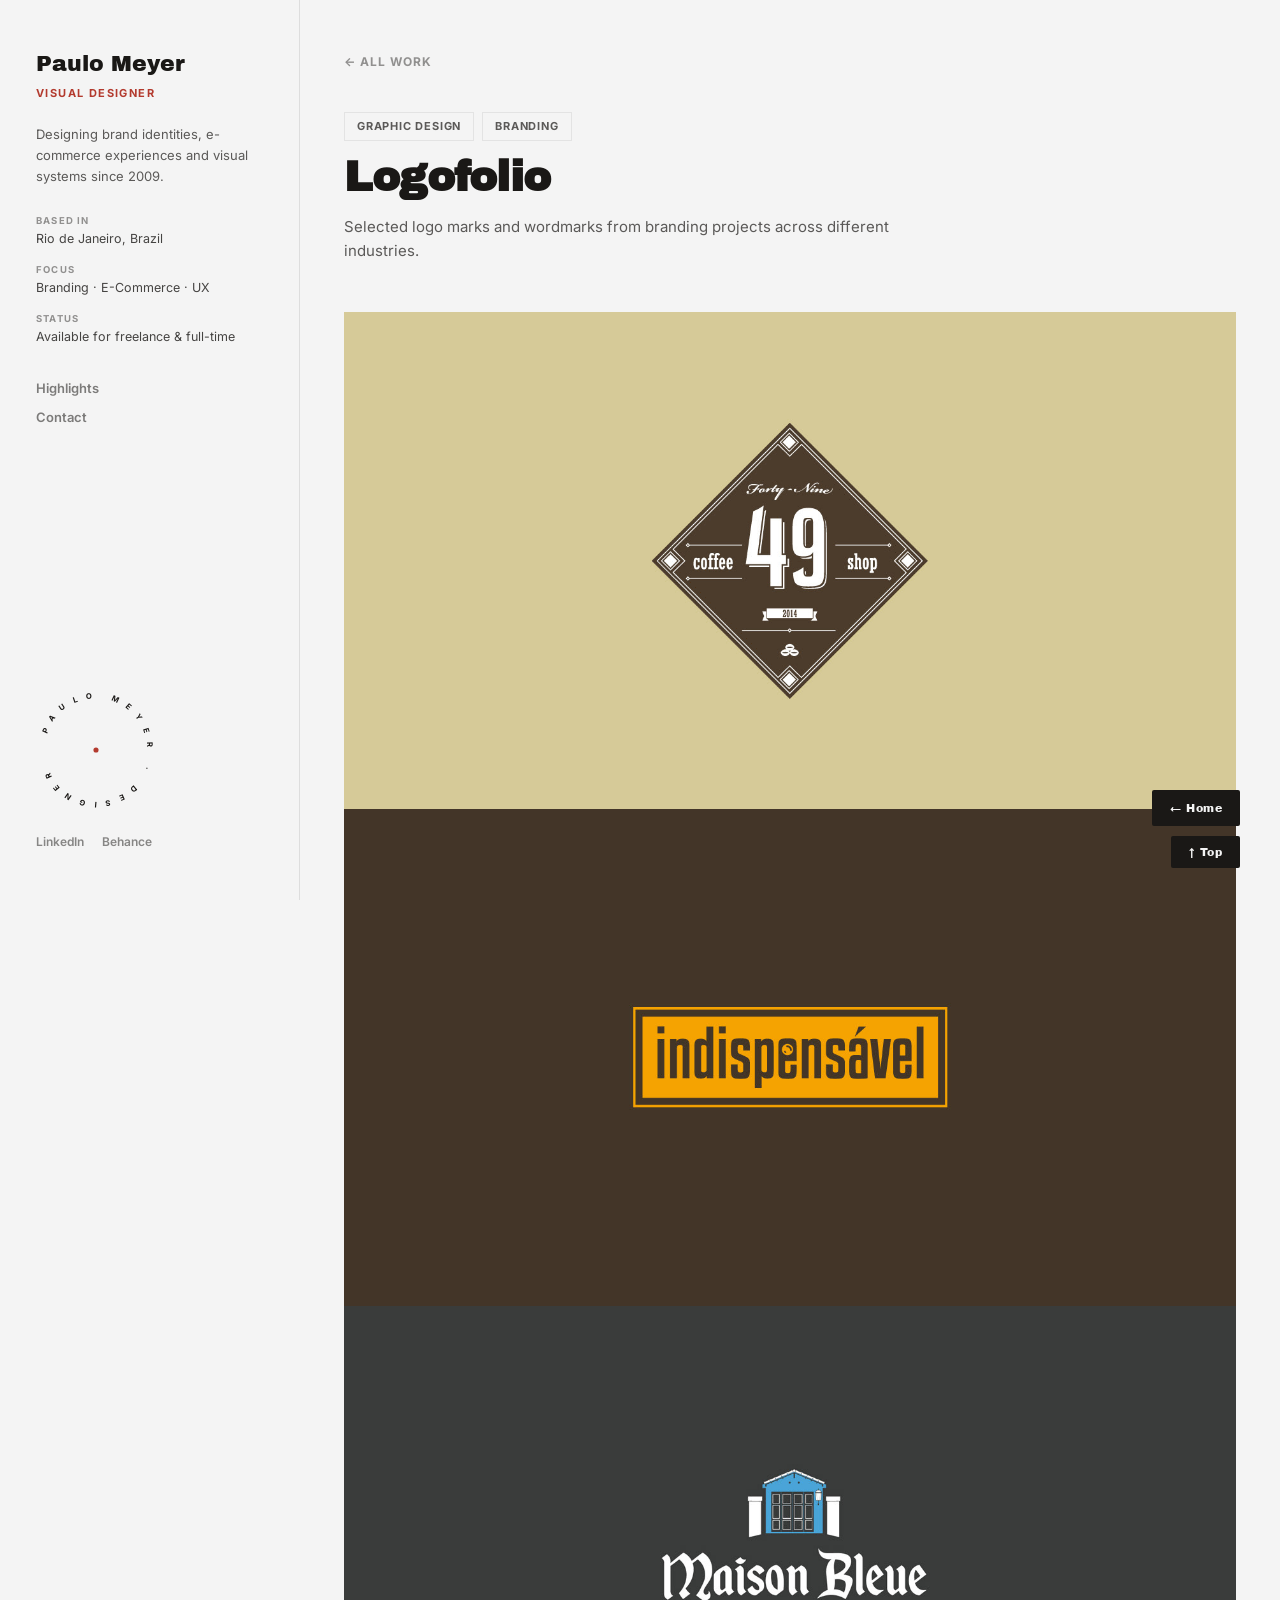
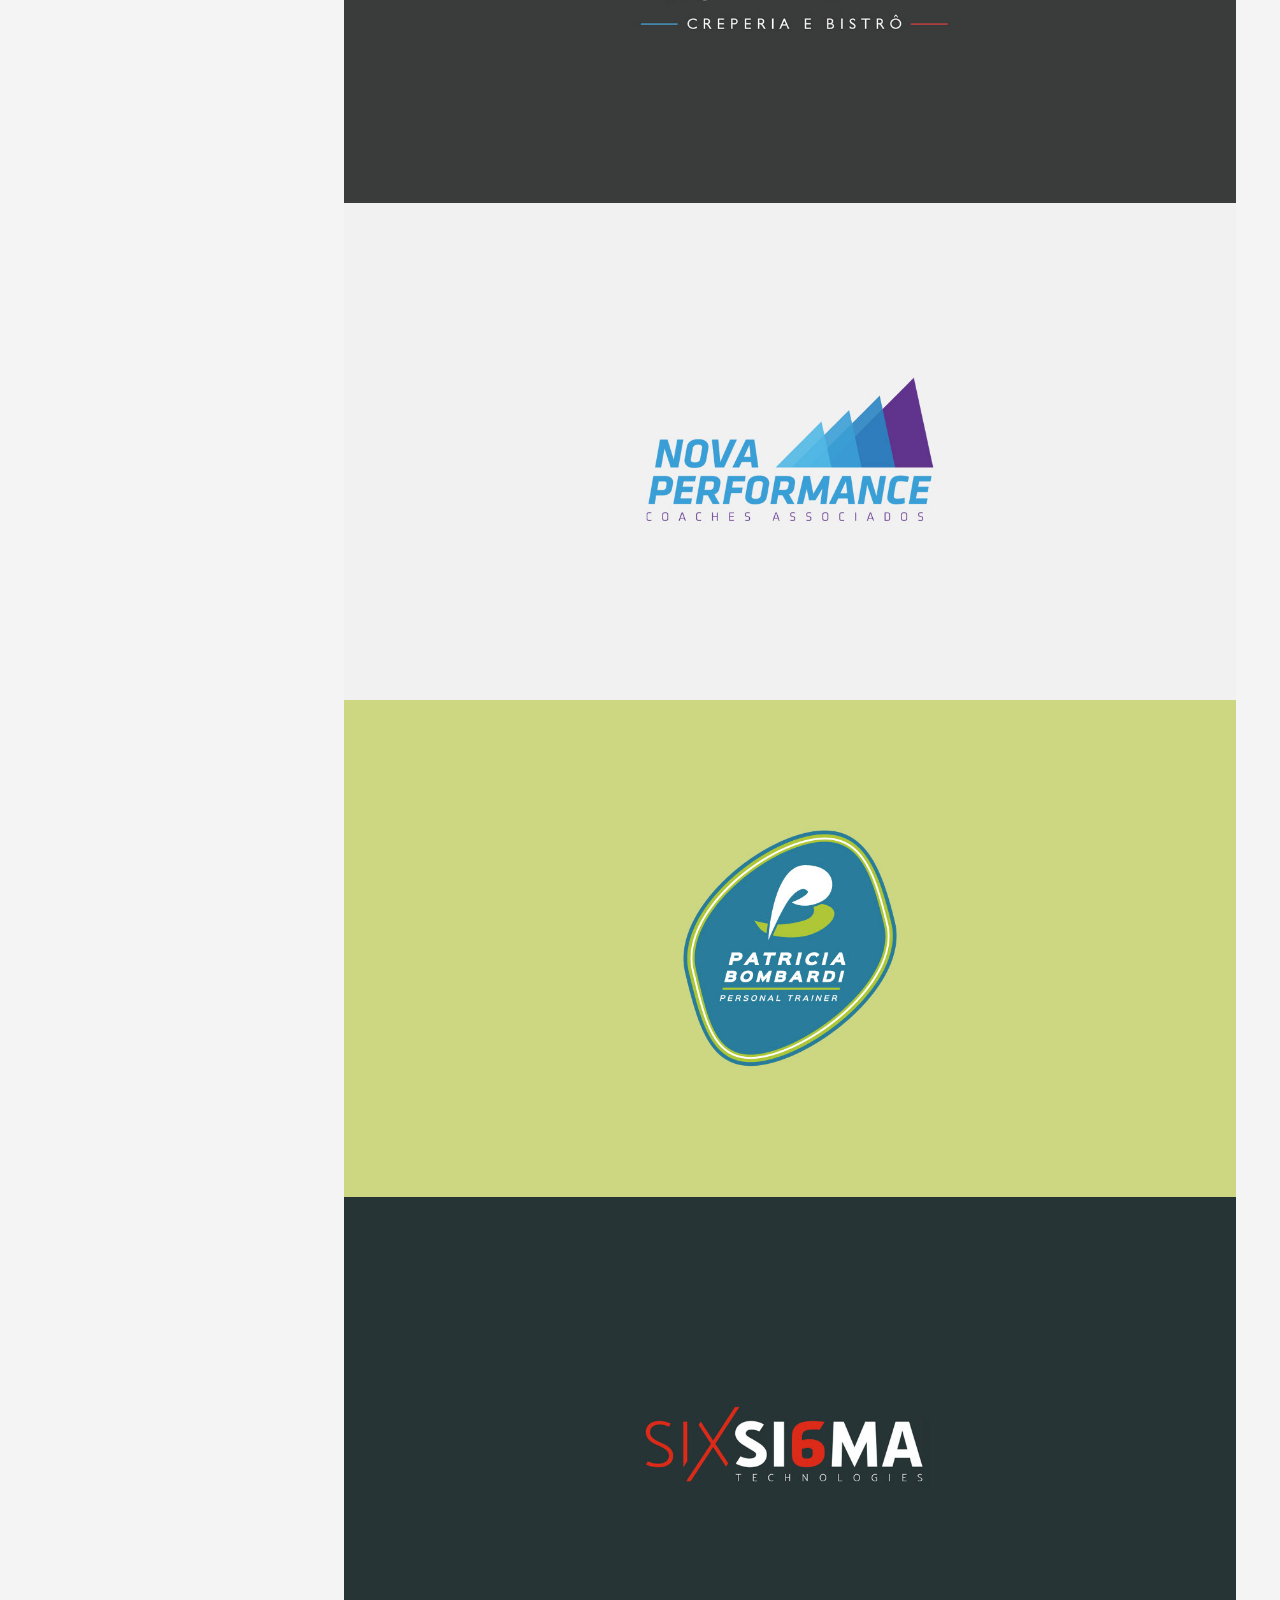
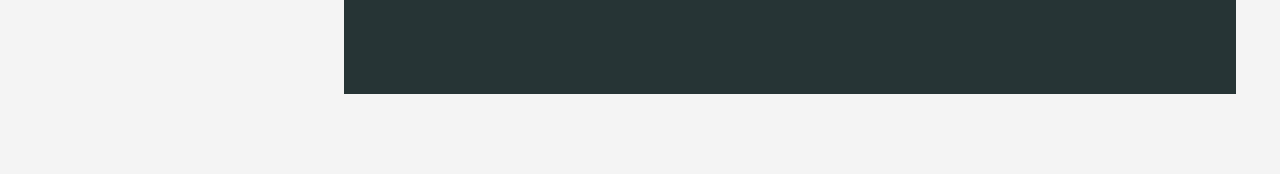
<file: projects/logofolio.html>
<!DOCTYPE html>
<html lang="en">
<head>
<meta charset="UTF-8">
<meta name="viewport" content="width=device-width, initial-scale=1.0">
<title>Logofolio — Paulo Meyer</title>
<link rel="preconnect" href="https://fonts.googleapis.com">
<link rel="preconnect" href="https://fonts.gstatic.com" crossorigin>
<link href="https://fonts.googleapis.com/css2?family=Archivo+Black&family=Inter:wght@400;500;600;700&display=swap" rel="stylesheet">
<link rel="stylesheet" href="../css/style.css">
</head>
<body>
<div class="shell">
  <aside class="sidebar">
    <div class="sb-top">
      <a href="../index.html" class="site-name">Paulo Meyer</a>
      <div class="role">Visual Designer</div>
      <p class="bio">Designing brand identities, e-commerce experiences and visual systems since 2009.</p>
      <div class="sb-meta">
        <span class="k">Based in</span><span>Rio de Janeiro, Brazil</span>
        <span class="k">Focus</span><span>Branding · E-Commerce · UX</span>
        <span class="k">Status</span><span>Available for freelance &amp; full-time</span>
      </div>
      <nav class="sb-nav">
        <a href="../index.html#highlights">Highlights</a>
        <!-- <a href="../index.html#ux">UX Case Study</a> -->
        <a href="../contact.html">Contact</a>
      </nav>
    </div>
    <div class="sb-bottom">
      <div class="stamp" aria-hidden="true">
        <svg viewBox="0 0 140 140" xmlns="http://www.w3.org/2000/svg">
          <path id="circlePath" d="M70,70 m-60,0 a60,60 0 1,1 120,0 a60,60 0 1,1 -120,0" fill="none"/>
          <text><textPath href="#circlePath" startOffset="5%">PAULO MEYER · DESIGNER ·</textPath></text>
          <circle class="dot" cx="70" cy="70" r="3"/>
        </svg>
      </div>
      <div class="socials">
        <a href="https://www.linkedin.com/in/paulo-meyer/" target="_blank" rel="noopener">LinkedIn</a>
        <a href="https://www.behance.net/pxhx" target="_blank" rel="noopener">Behance</a>
      </div>
    </div>
  </aside>
  <main>
    <div class="project-back"><a href="../index.html">← All work</a></div>
    <section class="project-header">
      <div class="project-tags"><span>Graphic Design</span> <span>Branding</span></div>
      <h1>Logofolio</h1>
      <p class="desc">Selected logo marks and wordmarks from branding projects across different industries.</p>
    </section>
    <section style="margin-bottom:0;">
      <div class="project-gallery">
        <img src="../images/logofolio/49-coffee.jpg" alt="Logofolio" loading="lazy">
        <img src="../images/logofolio/indispensavel.jpg" alt="Logofolio" loading="lazy">
        <img src="../images/logofolio/maison-bleue.jpg" alt="Logofolio" loading="lazy">
        <img src="../images/logofolio/nova-performance.jpg" alt="Logofolio" loading="lazy">
        <img src="../images/logofolio/patricia-bombardi.jpg" alt="Logofolio" loading="lazy">
        <img src="../images/logofolio/six-sigma.jpg" alt="Logofolio" loading="lazy">
      </div>
    </section>
  </main>
</div>

<div class="btn-fixed-wrap">
  <a class="btn-fixed" href="../index.html">← Home</a>
  <button class="btn-fixed" onclick="window.scrollTo({top:0,behavior:'smooth'})">↑ Top</button>
</div>

<script src="../js/script.js"></script>
</body>
</html>
</file>
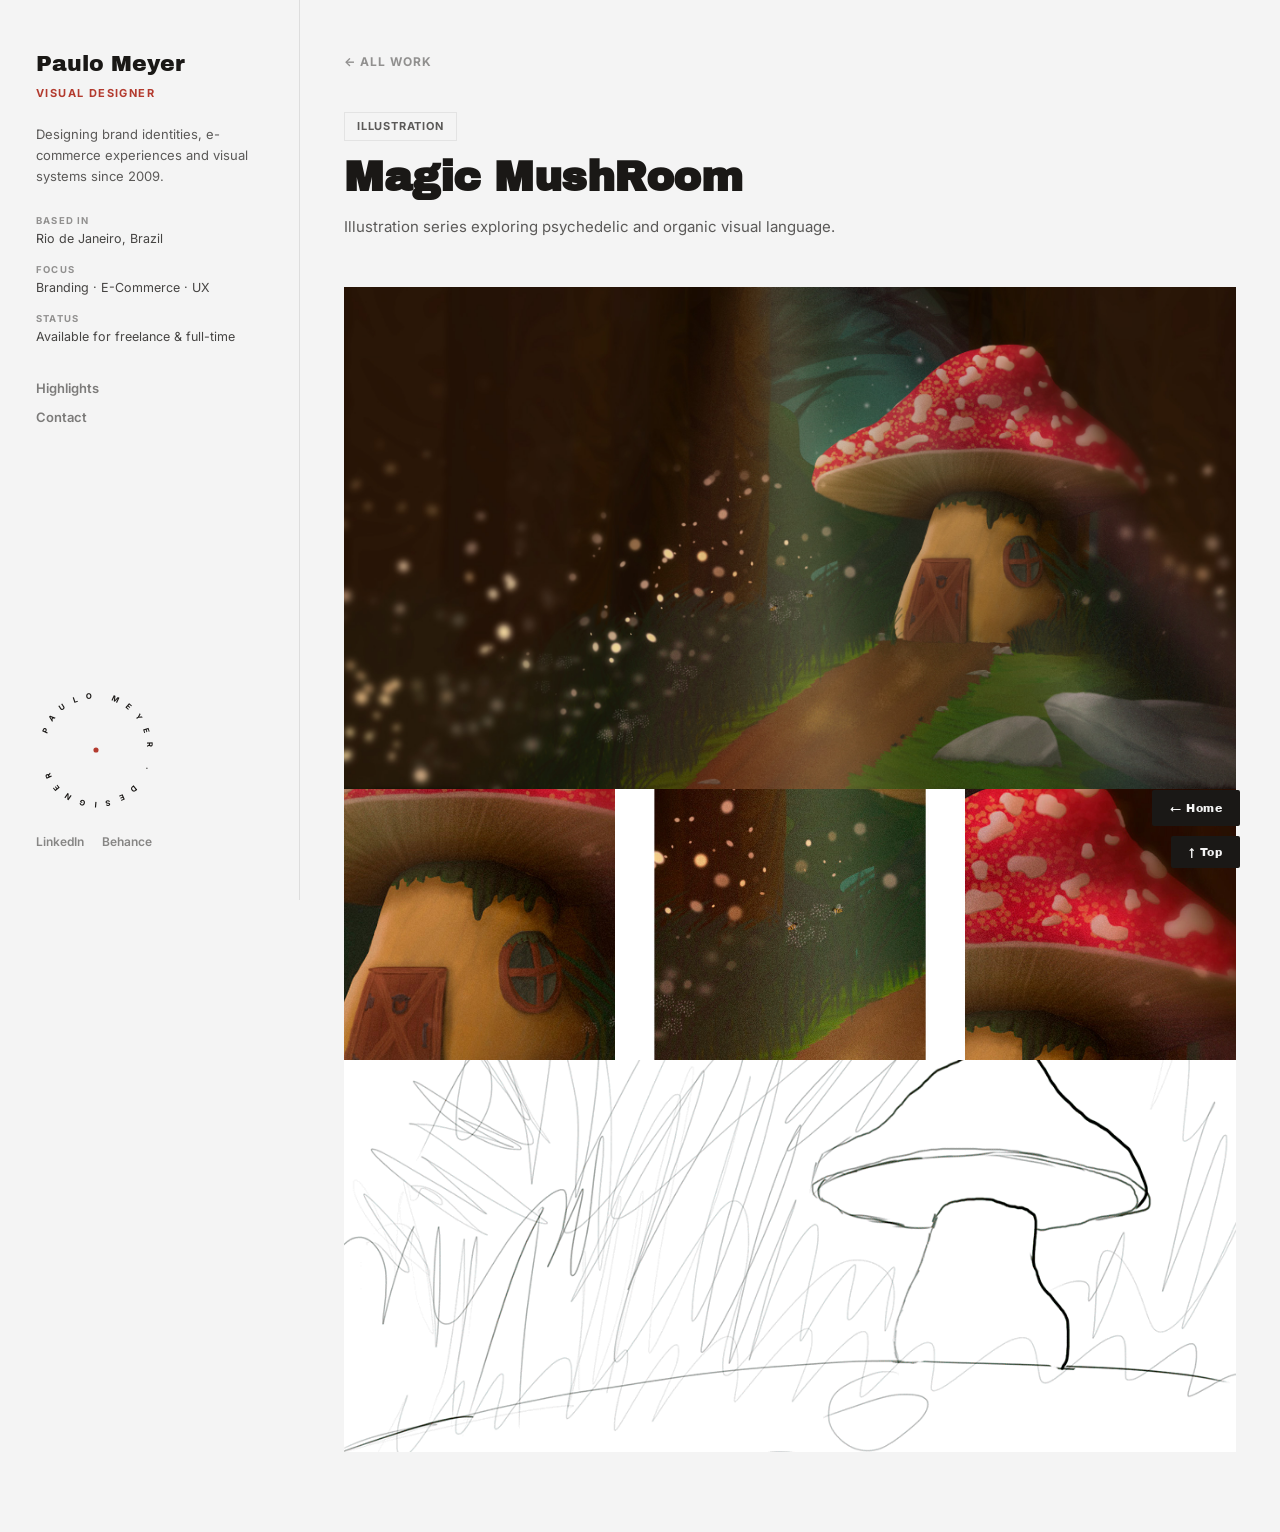
<file: projects/magic-mushroom.html>
<!DOCTYPE html>
<html lang="en">
<head>
<meta charset="UTF-8">
<meta name="viewport" content="width=device-width, initial-scale=1.0">
<title>Magic MushRoom — Paulo Meyer</title>
<link rel="preconnect" href="https://fonts.googleapis.com">
<link rel="preconnect" href="https://fonts.gstatic.com" crossorigin>
<link href="https://fonts.googleapis.com/css2?family=Archivo+Black&family=Inter:wght@400;500;600;700&display=swap" rel="stylesheet">
<link rel="stylesheet" href="../css/style.css">
</head>
<body>
<div class="shell">
  <aside class="sidebar">
    <div class="sb-top">
      <a href="../index.html" class="site-name">Paulo Meyer</a>
      <div class="role">Visual Designer</div>
      <p class="bio">Designing brand identities, e-commerce experiences and visual systems since 2009.</p>
      <div class="sb-meta">
        <span class="k">Based in</span><span>Rio de Janeiro, Brazil</span>
        <span class="k">Focus</span><span>Branding · E-Commerce · UX</span>
        <span class="k">Status</span><span>Available for freelance &amp; full-time</span>
      </div>
      <nav class="sb-nav">
        <a href="../index.html#highlights">Highlights</a>
        <!-- <a href="../index.html#ux">UX Case Study</a> -->
        <a href="../contact.html">Contact</a>
      </nav>
    </div>
    <div class="sb-bottom">
      <div class="stamp" aria-hidden="true">
        <svg viewBox="0 0 140 140" xmlns="http://www.w3.org/2000/svg">
          <path id="circlePath" d="M70,70 m-60,0 a60,60 0 1,1 120,0 a60,60 0 1,1 -120,0" fill="none"/>
          <text><textPath href="#circlePath" startOffset="5%">PAULO MEYER · DESIGNER ·</textPath></text>
          <circle class="dot" cx="70" cy="70" r="3"/>
        </svg>
      </div>
      <div class="socials">
        <a href="https://www.linkedin.com/in/paulo-meyer/" target="_blank" rel="noopener">LinkedIn</a>
        <a href="https://www.behance.net/pxhx" target="_blank" rel="noopener">Behance</a>
      </div>
    </div>
  </aside>
  <main>
    <div class="project-back"><a href="../index.html">← All work</a></div>
    <section class="project-header">
      <div class="project-tags"><span>Illustration</span></div>
      <h1>Magic MushRoom</h1>
      <p class="desc">Illustration series exploring psychedelic and organic visual language.</p>
    </section>
    <section style="margin-bottom:0;">
      <div class="project-gallery">
        <img src="../images/magic-mushroom/mush-1.jpg" alt="Magic MushRoom" loading="lazy">
        <img src="../images/magic-mushroom/mush-2.jpg" alt="Magic MushRoom" loading="lazy">
        <img src="../images/magic-mushroom/mush-3.gif" alt="Magic MushRoom" loading="lazy">
      </div>
    </section>
  </main>
</div>

<div class="btn-fixed-wrap">
  <a class="btn-fixed" href="../index.html">← Home</a>
  <button class="btn-fixed" onclick="window.scrollTo({top:0,behavior:'smooth'})">↑ Top</button>
</div>

<script src="../js/script.js"></script>
</body>
</html>
</file>
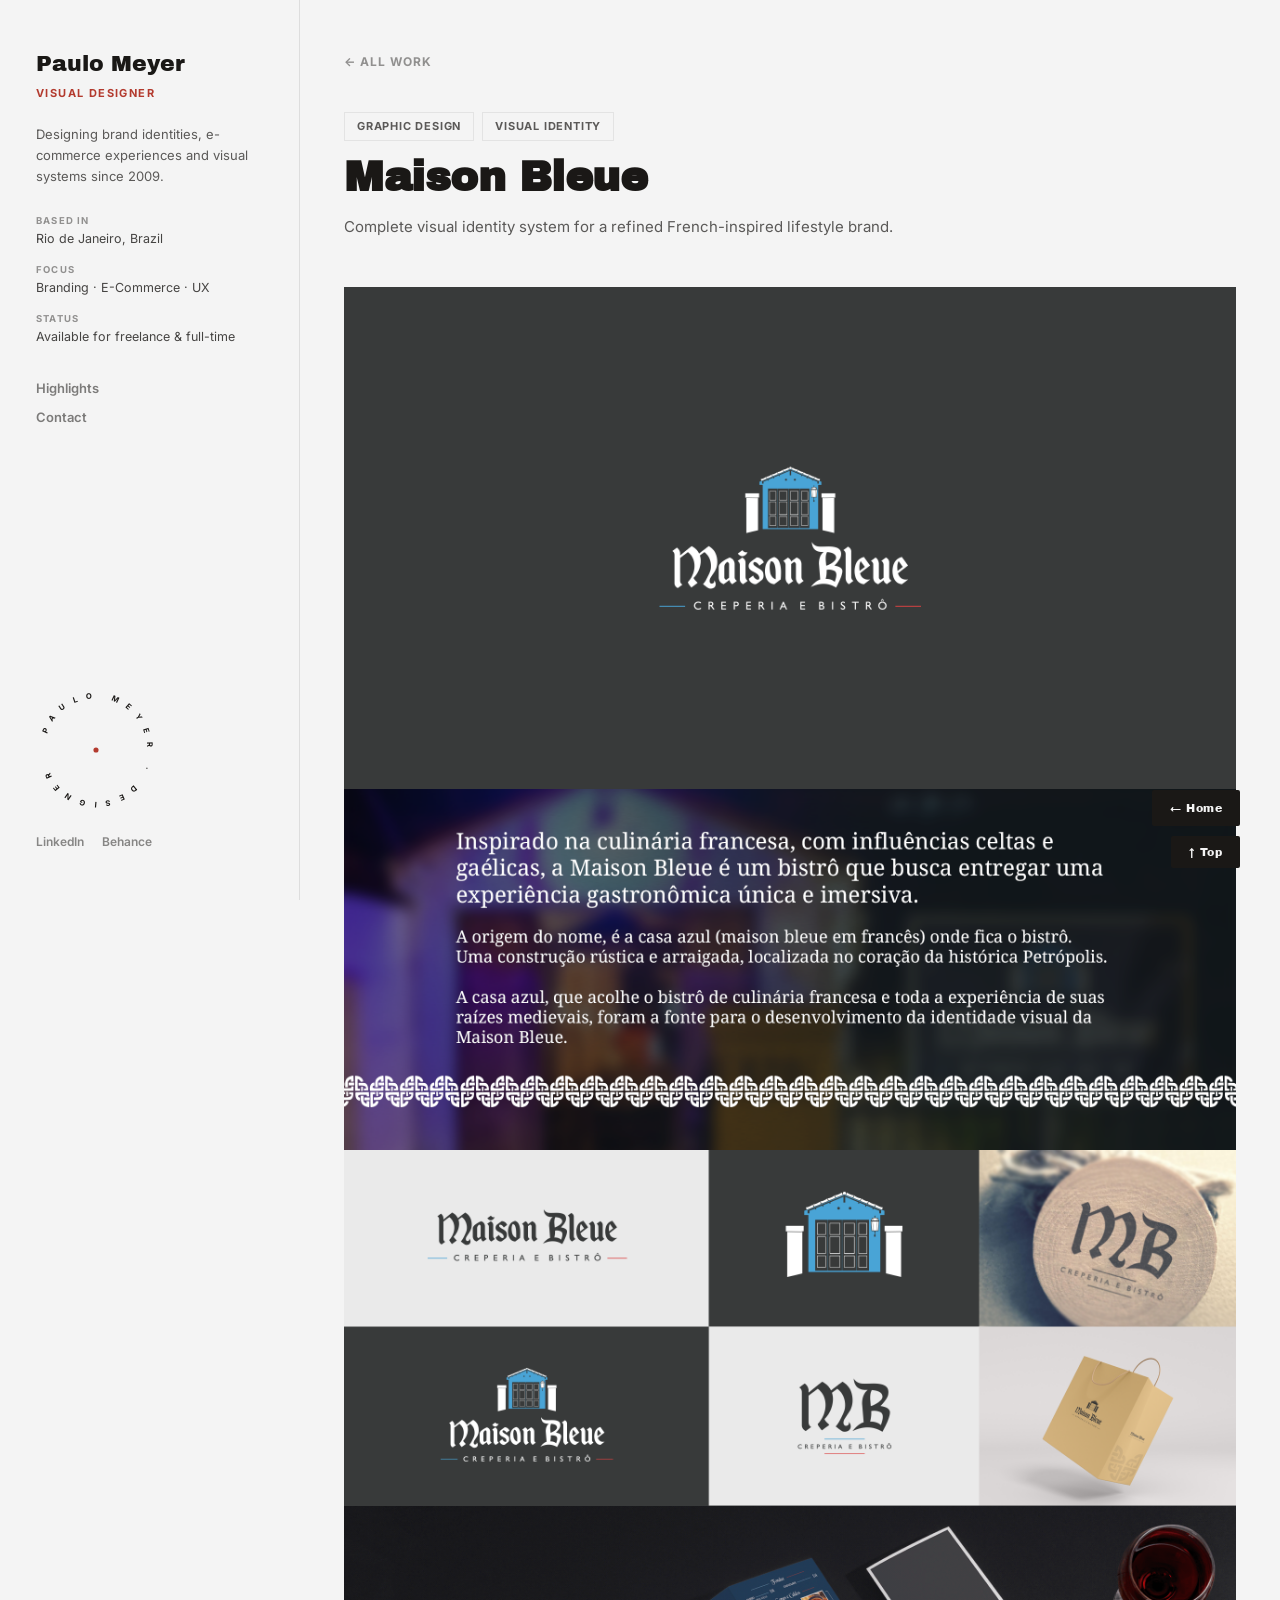
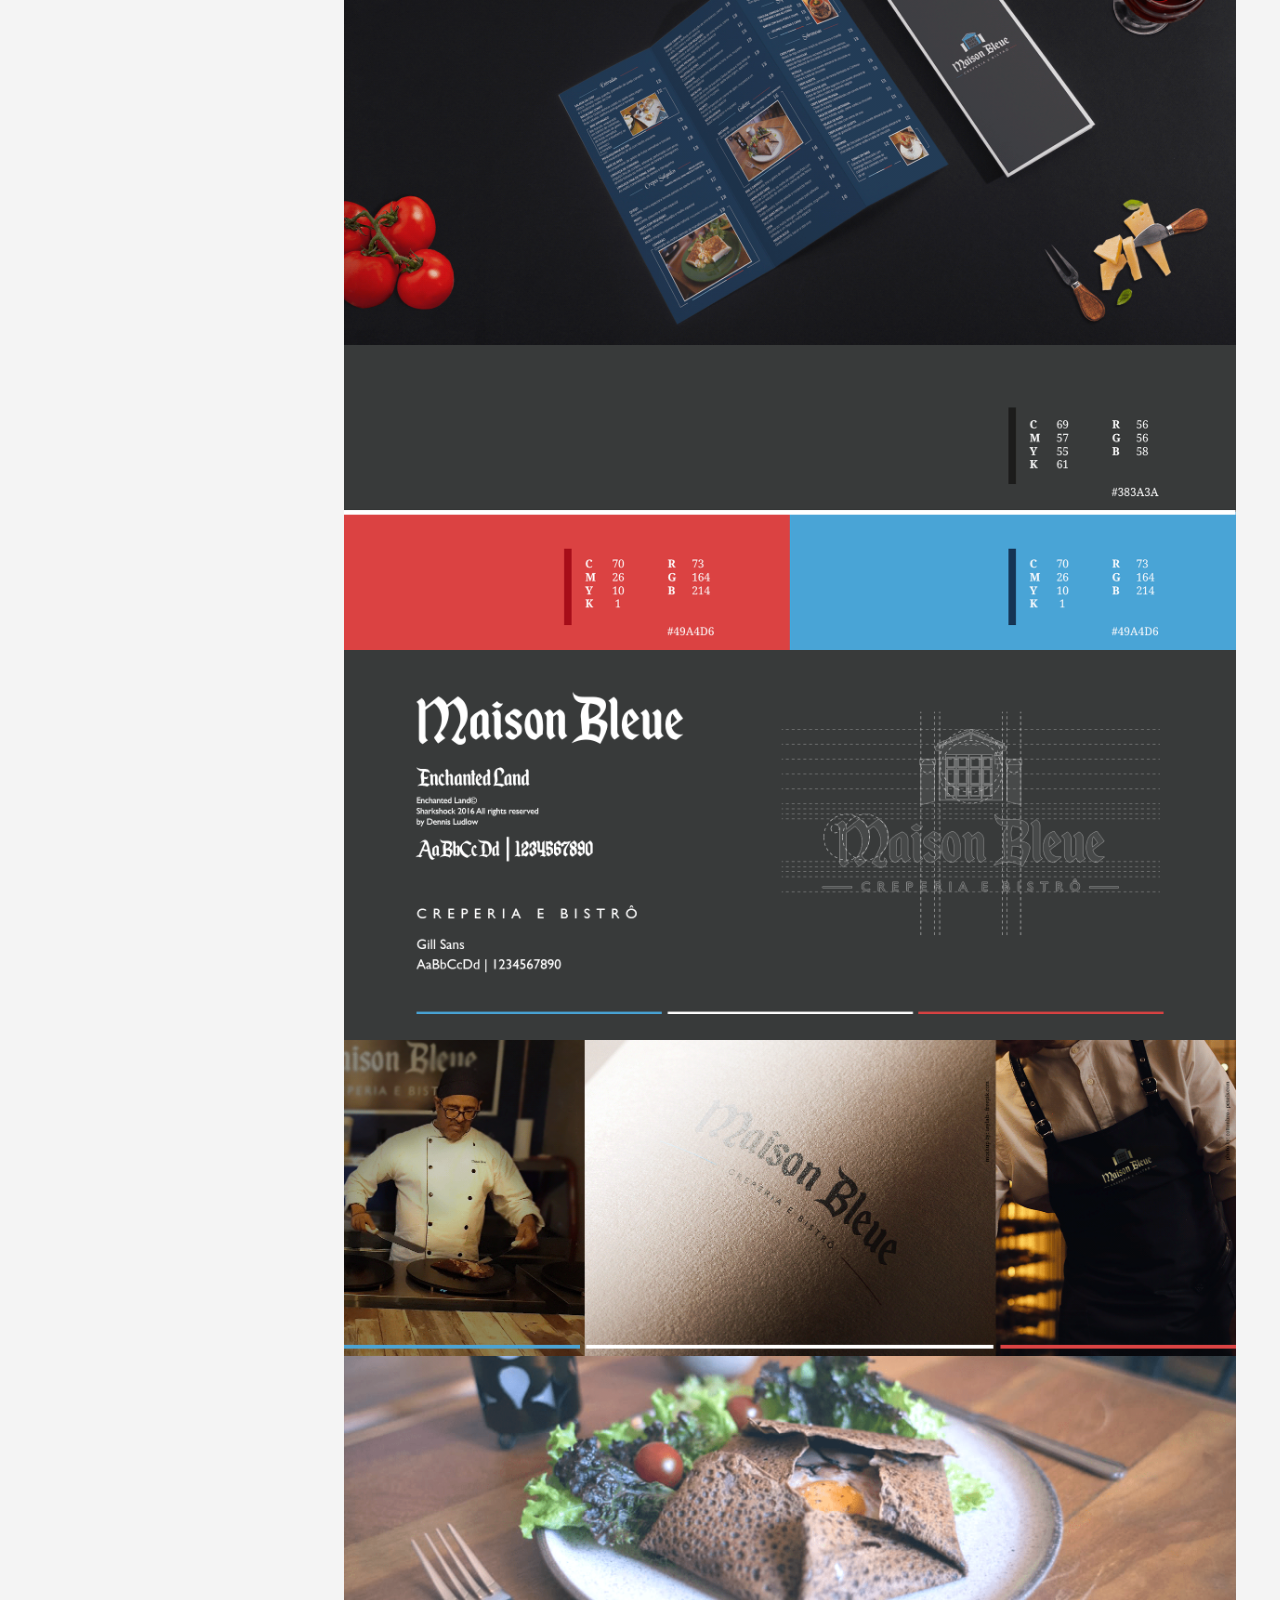
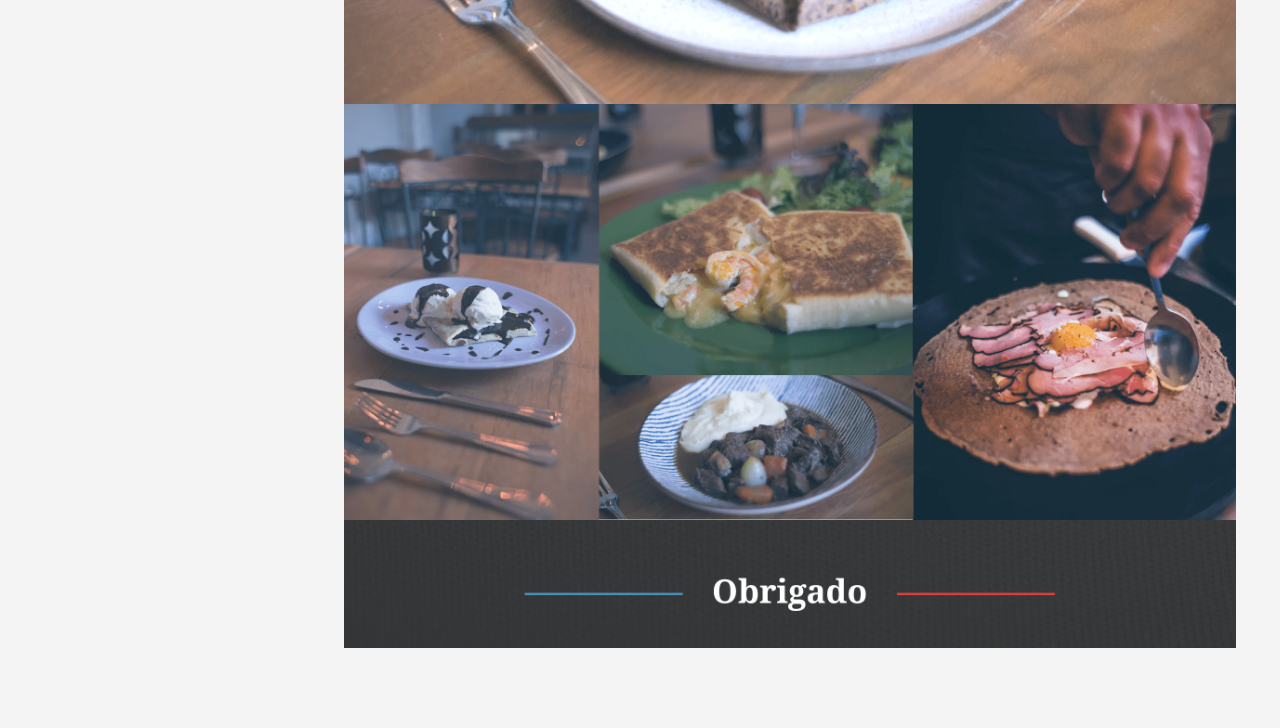
<file: projects/maison-bleue.html>
<!DOCTYPE html>
<html lang="en">
<head>
<meta charset="UTF-8">
<meta name="viewport" content="width=device-width, initial-scale=1.0">
<title>Maison Bleue — Paulo Meyer</title>
<link rel="preconnect" href="https://fonts.googleapis.com">
<link rel="preconnect" href="https://fonts.gstatic.com" crossorigin>
<link href="https://fonts.googleapis.com/css2?family=Archivo+Black&family=Inter:wght@400;500;600;700&display=swap" rel="stylesheet">
<link rel="stylesheet" href="../css/style.css">
</head>
<body>
<div class="shell">
  <aside class="sidebar">
    <div class="sb-top">
      <a href="../index.html" class="site-name">Paulo Meyer</a>
      <div class="role">Visual Designer</div>
      <p class="bio">Designing brand identities, e-commerce experiences and visual systems since 2009.</p>
      <div class="sb-meta">
        <span class="k">Based in</span><span>Rio de Janeiro, Brazil</span>
        <span class="k">Focus</span><span>Branding · E-Commerce · UX</span>
        <span class="k">Status</span><span>Available for freelance &amp; full-time</span>
      </div>
      <nav class="sb-nav">
        <a href="../index.html#highlights">Highlights</a>
        <!-- <a href="../index.html#ux">UX Case Study</a> -->
        <a href="../contact.html">Contact</a>
      </nav>
    </div>
    <div class="sb-bottom">
      <div class="stamp" aria-hidden="true">
        <svg viewBox="0 0 140 140" xmlns="http://www.w3.org/2000/svg">
          <path id="circlePath" d="M70,70 m-60,0 a60,60 0 1,1 120,0 a60,60 0 1,1 -120,0" fill="none"/>
          <text><textPath href="#circlePath" startOffset="5%">PAULO MEYER · DESIGNER ·</textPath></text>
          <circle class="dot" cx="70" cy="70" r="3"/>
        </svg>
      </div>
      <div class="socials">
        <a href="https://www.linkedin.com/in/paulo-meyer/" target="_blank" rel="noopener">LinkedIn</a>
        <a href="https://www.behance.net/pxhx" target="_blank" rel="noopener">Behance</a>
      </div>
    </div>
  </aside>
  <main>
    <div class="project-back"><a href="../index.html">← All work</a></div>
    <section class="project-header">
      <div class="project-tags"><span>Graphic Design</span> <span>Visual Identity</span></div>
      <h1>Maison Bleue</h1>
      <p class="desc">Complete visual identity system for a refined French-inspired lifestyle brand.</p>
    </section>
    <section style="margin-bottom:0;">
      <div class="project-gallery">
        <img src="../images/maison-bleue/mb-1.png" alt="Maison Bleue" loading="lazy">
        <img src="../images/maison-bleue/mb-2.png" alt="Maison Bleue" loading="lazy">
        <img src="../images/maison-bleue/mb-3.png" alt="Maison Bleue" loading="lazy">
        <img src="../images/maison-bleue/mb-4.png" alt="Maison Bleue" loading="lazy">
        <img src="../images/maison-bleue/mb-5.png" alt="Maison Bleue" loading="lazy">
        <img src="../images/maison-bleue/mb-6.png" alt="Maison Bleue" loading="lazy">
        <img src="../images/maison-bleue/mb-7.png" alt="Maison Bleue" loading="lazy">
        <img src="../images/maison-bleue/mb-8.png" alt="Maison Bleue" loading="lazy">
        <img src="../images/maison-bleue/mb-9.png" alt="Maison Bleue" loading="lazy">
        <img src="../images/maison-bleue/mb-10.png" alt="Maison Bleue" loading="lazy">
      </div>
    </section>
  </main>
</div>

<div class="btn-fixed-wrap">
  <a class="btn-fixed" href="../index.html">← Home</a>
  <button class="btn-fixed" onclick="window.scrollTo({top:0,behavior:'smooth'})">↑ Top</button>
</div>

<script src="../js/script.js"></script>
</body>
</html>
</file>
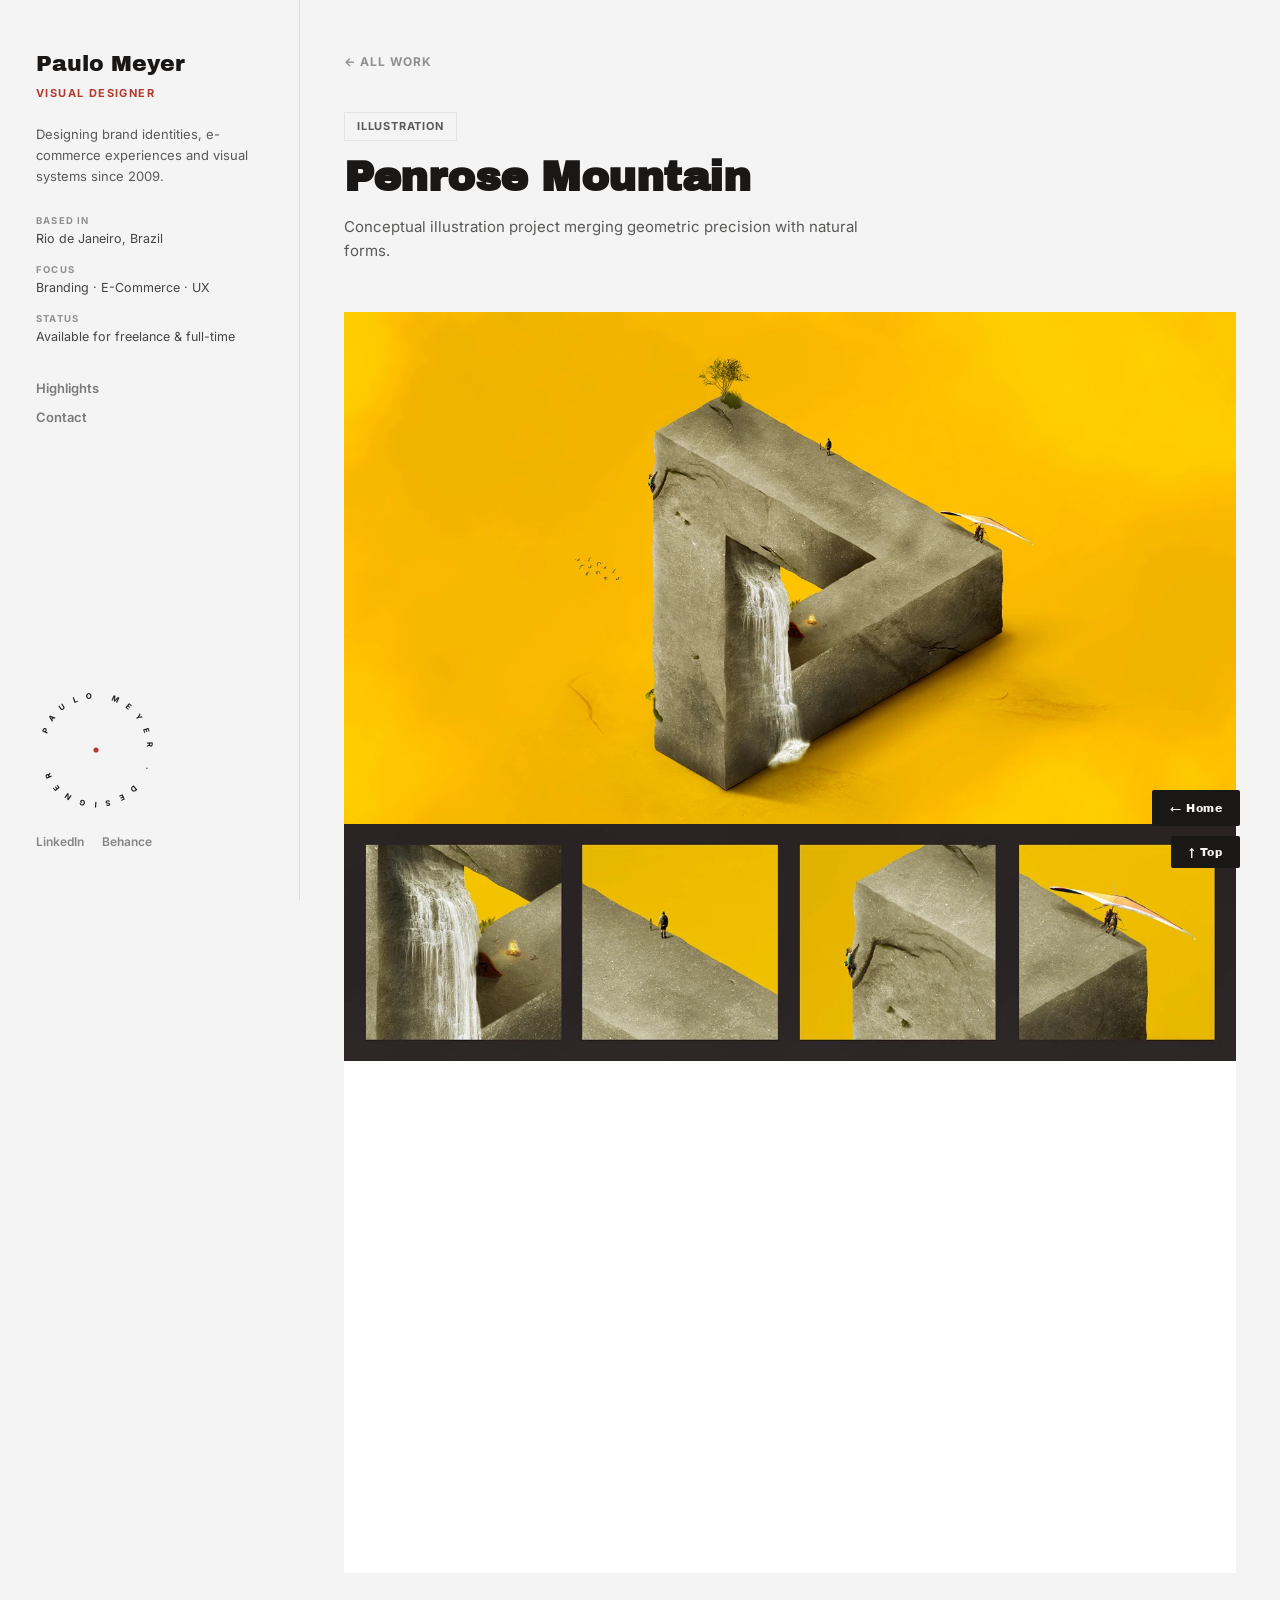
<file: projects/penrose-mountain.html>
<!DOCTYPE html>
<html lang="en">
<head>
<meta charset="UTF-8">
<meta name="viewport" content="width=device-width, initial-scale=1.0">
<title>Penrose Mountain — Paulo Meyer</title>
<link rel="preconnect" href="https://fonts.googleapis.com">
<link rel="preconnect" href="https://fonts.gstatic.com" crossorigin>
<link href="https://fonts.googleapis.com/css2?family=Archivo+Black&family=Inter:wght@400;500;600;700&display=swap" rel="stylesheet">
<link rel="stylesheet" href="../css/style.css">
</head>
<body>
<div class="shell">
  <aside class="sidebar">
    <div class="sb-top">
      <a href="../index.html" class="site-name">Paulo Meyer</a>
      <div class="role">Visual Designer</div>
      <p class="bio">Designing brand identities, e-commerce experiences and visual systems since 2009.</p>
      <div class="sb-meta">
        <span class="k">Based in</span><span>Rio de Janeiro, Brazil</span>
        <span class="k">Focus</span><span>Branding · E-Commerce · UX</span>
        <span class="k">Status</span><span>Available for freelance &amp; full-time</span>
      </div>
      <nav class="sb-nav">
        <a href="../index.html#highlights">Highlights</a>
        <!-- <a href="../index.html#ux">UX Case Study</a> -->
        <a href="../contact.html">Contact</a>
      </nav>
    </div>
    <div class="sb-bottom">
      <div class="stamp" aria-hidden="true">
        <svg viewBox="0 0 140 140" xmlns="http://www.w3.org/2000/svg">
          <path id="circlePath" d="M70,70 m-60,0 a60,60 0 1,1 120,0 a60,60 0 1,1 -120,0" fill="none"/>
          <text><textPath href="#circlePath" startOffset="5%">PAULO MEYER · DESIGNER ·</textPath></text>
          <circle class="dot" cx="70" cy="70" r="3"/>
        </svg>
      </div>
      <div class="socials">
        <a href="https://www.linkedin.com/in/paulo-meyer/" target="_blank" rel="noopener">LinkedIn</a>
        <a href="https://www.behance.net/pxhx" target="_blank" rel="noopener">Behance</a>
      </div>
    </div>
  </aside>
  <main>
    <div class="project-back"><a href="../index.html">← All work</a></div>
    <section class="project-header">
      <div class="project-tags"><span>Illustration</span></div>
      <h1>Penrose Mountain</h1>
      <p class="desc">Conceptual illustration project merging geometric precision with natural forms.</p>
    </section>
    <section style="margin-bottom:0;">
      <div class="project-gallery">
        <img src="../images/penrose-mountain/penrose-1.webp" alt="Penrose Mountain" loading="lazy">
        <img src="../images/penrose-mountain/penrose-2.webp" alt="Penrose Mountain" loading="lazy">
        <img src="../images/penrose-mountain/penrose-3.gif" alt="Penrose Mountain" loading="lazy">
      </div>
    </section>
  </main>
</div>

<div class="btn-fixed-wrap">
  <a class="btn-fixed" href="../index.html">← Home</a>
  <button class="btn-fixed" onclick="window.scrollTo({top:0,behavior:'smooth'})">↑ Top</button>
</div>

<script src="../js/script.js"></script>
</body>
</html>
</file>
<file: css/style.css>
:root{
  --paper:#F4F4F4;
  --paper-deep:#EBEBEB;
  --ink:#1A1816;
  --brick:#B33A2E;
  --line:rgba(26,24,22,0.10);
}
*{box-sizing:border-box; margin:0; padding:0;}
html{scroll-behavior:smooth;}
body{
  background:var(--paper);
  color:var(--ink);
  font-family:'Inter', sans-serif;
  line-height:1.5;
  -webkit-font-smoothing:antialiased;
}
a{color:inherit; text-decoration:none;}

/* ── Layout ── */
.shell{
  display:grid;
  grid-template-columns:300px 1fr;
  min-height:100vh;
}

/* ── Sidebar ── */
.sidebar{
  border-right:1px solid var(--line);
  padding:48px 36px;
  position:sticky;
  top:0;
  height:100vh;
  display:flex;
  flex-direction:column;
  justify-content:space-between;
  overflow-y:auto;
}
a.site-name{
  font-family:'Archivo Black', sans-serif;
  font-size:22px;
  display:block;
  margin-bottom:4px;
  transition:color .2s;
}
a.site-name:hover{color:var(--brick);}
.role{
  font-size:11px;
  font-weight:700;
  text-transform:uppercase;
  letter-spacing:1.4px;
  color:var(--brick);
  margin-bottom:22px;
}
.bio{
  font-size:13px;
  opacity:0.70;
  margin-bottom:26px;
  line-height:1.65;
}
.sb-meta{font-size:12.5px; margin-bottom:4px;}
.sb-meta .k{
  font-weight:700;
  opacity:0.45;
  text-transform:uppercase;
  font-size:9.5px;
  letter-spacing:1.2px;
  display:block;
  margin-top:14px;
  margin-bottom:2px;
}
.sb-meta span{opacity:0.80;}
.sb-nav{margin-top:32px;}
.sb-nav a{
  display:block;
  font-size:13px;
  font-weight:600;
  opacity:0.55;
  margin-bottom:10px;
  transition:opacity .2s, color .2s;
}
.sb-nav a:hover{opacity:1; color:var(--brick);}

/* ── Stamp (spinning circle) ── */
.sb-bottom{margin-top:40px;}

@keyframes spin-stamp{
  from{transform:rotate(0deg);}
  to{transform:rotate(360deg);}
}
.stamp{
  width:120px; height:120px;
  display:flex; align-items:center; justify-content:center;
  margin-bottom:18px;
  cursor:default;
}
.stamp svg{
  width:100%; height:100%;
  animation:spin-stamp 12s linear infinite;
  transform-origin:center;
}
.stamp:hover svg{animation-play-state:paused;}
.stamp text{
  font-family:'Inter', sans-serif;
  font-size:9px;
  font-weight:700;
  letter-spacing:10px;
  text-transform:uppercase;
  fill:var(--ink);
}
.stamp .dot{fill:var(--brick);}

.socials a{
  font-size:12px;
  font-weight:600;
  opacity:0.50;
  margin-right:14px;
  transition:opacity .2s, color .2s;
}
.socials a:hover{opacity:1; color:var(--brick);}

/* ── Main ── */
main{padding:48px 44px 80px;}
section{margin-bottom:60px;}

.section-head{
  display:flex; justify-content:space-between; align-items:baseline;
  margin-bottom:20px;
  padding-bottom:14px;
  border-bottom:1px solid var(--line);
}
.section-head h2{
  font-family:'Archivo Black', sans-serif;
  font-size:19px;
}
.section-head .tag{
  font-size:11px; font-weight:700; text-transform:uppercase;
  letter-spacing:1.2px; color:var(--brick);
}

/* ── Filter bar ── */
.filter-bar{
  display:flex; gap:8px; flex-wrap:wrap;
  margin-bottom:22px;
}
.filter-btn{
  font-family:'Inter', sans-serif;
  font-size:12px; font-weight:700;
  text-transform:uppercase; letter-spacing:0.8px;
  padding:7px 14px;
  border:1.5px solid var(--line);
  background:transparent; color:var(--ink);
  cursor:pointer; border-radius:2px;
  opacity:0.6; transition:all .18s;
}
.filter-btn:hover{opacity:1; border-color:var(--ink);}
.filter-btn.active{
  background:var(--ink); color:var(--paper);
  border-color:var(--ink); opacity:1;
}

/* ── Grid ── */
.grid{
  display:grid;
  grid-template-columns:repeat(3,1fr);
  gap:14px;
}
.card{
  position:relative; overflow:hidden;
  cursor:pointer; background:var(--paper-deep);
  border:1px solid var(--line); aspect-ratio:4/3;
  display:block; transition:opacity .2s;
}
.card.hidden{display:none;}
.card img{
  width:100%; height:100%;
  object-fit:cover; display:block;
  transition:transform .45s ease;
}
.card:hover img{transform:scale(1.05);}
.card .label{
  position:absolute; left:0; bottom:0; right:0;
  padding:12px 14px;
  background:linear-gradient(to top, rgba(26,24,22,0.88) 0%, rgba(26,24,22,0) 100%);
  color:#F4F4F4;
  opacity:0; transform:translateY(6px);
  transition:opacity .2s ease, transform .2s ease;
}
.card:hover .label{opacity:1; transform:translateY(0);}
.card .label .ptitle{font-weight:700; font-size:13px; line-height:1.2;}
.card .label .ptype{font-size:10px; opacity:0.72; text-transform:uppercase; letter-spacing:0.5px; margin-top:2px;}

/* ── UX placeholder ── */
.ux-slot{
  border:1.5px dashed var(--line);
  padding:52px 32px; text-align:center;
  background:var(--paper-deep);
}
.ux-slot .ux-eyebrow{
  font-size:10px; font-weight:700; text-transform:uppercase;
  letter-spacing:1.4px; color:var(--brick); margin-bottom:10px;
}
.ux-slot h3{font-family:'Archivo Black', sans-serif; font-size:18px; margin-bottom:8px;}
.ux-slot p{font-size:13px; opacity:0.6; max-width:360px; margin:0 auto;}

/* ── CTA ── */
.cta{border-top:1px solid var(--line); padding-top:22px;}
.cta p{font-size:11px; opacity:0.50; margin-bottom:14px; text-transform:uppercase; letter-spacing:1px; font-weight:700;}
.btn{
  display:inline-block;
  font-family:'Archivo Black', sans-serif;
  font-size:14px; padding:13px 28px;
  background:var(--ink); color:var(--paper);
  border-radius:2px; transition:background .2s;
  border:none; cursor:pointer;
}
.btn:hover{background:var(--brick);}

/* ── Project page ── */
.project-back{margin-bottom:40px;}
.project-back a{
  font-size:12px; font-weight:700;
  text-transform:uppercase; letter-spacing:1px;
  opacity:0.45; transition:opacity .2s, color .2s;
}
.project-back a:hover{opacity:1; color:var(--brick);}

.project-header{margin-bottom:48px;}
.project-header h1{
  font-family:'Archivo Black', sans-serif;
  font-size:42px; line-height:1.05;
  margin:14px 0 16px; letter-spacing:-0.5px;
}
.project-header .desc{
  font-size:15px; opacity:0.70;
  max-width:560px; line-height:1.65;
}
.project-tags{display:flex; gap:8px; flex-wrap:wrap; margin-bottom:4px;}
.project-tags span{
  font-size:11px; font-weight:700;
  text-transform:uppercase; letter-spacing:0.8px;
  padding:5px 12px;
  border:1.5px solid var(--line);
  color:var(--ink); opacity:0.70;
}

.project-gallery{display:flex; flex-direction:column; gap:0;}
.project-gallery img{width:100%; display:block;}

/* ── Contact form ── */
.contact-form{max-width:540px;}
.form-group{margin-bottom:22px;}
.form-group label{
  display:block;
  font-size:10px; font-weight:700;
  text-transform:uppercase; letter-spacing:1.2px;
  opacity:0.45; margin-bottom:8px;
}
.form-group input,
.form-group textarea{
  width:100%;
  background:var(--paper-deep);
  border:1.5px solid var(--line);
  padding:13px 16px;
  font-family:'Inter', sans-serif;
  font-size:14px; color:var(--ink);
  border-radius:2px; outline:none;
  transition:border-color .2s;
}
.form-group input:focus,
.form-group textarea:focus{border-color:var(--ink);}
.form-group textarea{resize:vertical; min-height:140px;}


/* ── Fixed buttons (project pages) ── */
.btn-fixed-wrap{
  position:fixed;
  bottom:32px;
  right:40px;
  display:flex;
  flex-direction:column;
  gap:10px;
  align-items:flex-end;
  z-index:50;
}
.btn-fixed{
  font-family:'Archivo Black', sans-serif;
  font-size:11px;
  letter-spacing:0.5px;
  padding:10px 18px;
  background:var(--ink);
  color:var(--paper);
  border:none;
  cursor:pointer;
  border-radius:2px;
  transition:background .2s;
  display:inline-flex;
  align-items:center;
  gap:6px;
  text-decoration:none;
  white-space:nowrap;
}
.btn-fixed:hover{background:var(--brick); color:var(--paper);}

/* ── Responsive ── */
@media(max-width:900px){
  .shell{grid-template-columns:1fr;}
  .sidebar{position:relative; height:auto; border-right:none; border-bottom:1px solid var(--line); padding:32px 24px;}
  main{padding:32px 24px 60px;}
  .grid{grid-template-columns:repeat(2,1fr);}
  .sb-bottom{display:flex; align-items:center; gap:20px; margin-top:28px;}
  .stamp{margin-bottom:0;}
  .project-header h1{font-size:30px;}
}
@media(max-width:520px){.grid{grid-template-columns:1fr;}}
:focus-visible{outline:2px solid var(--brick); outline-offset:3px;}
@media(prefers-reduced-motion:reduce){
  *{transition:none !important;}
  .stamp svg{animation:none !important;}
  html{scroll-behavior:auto;}
}
</file>
